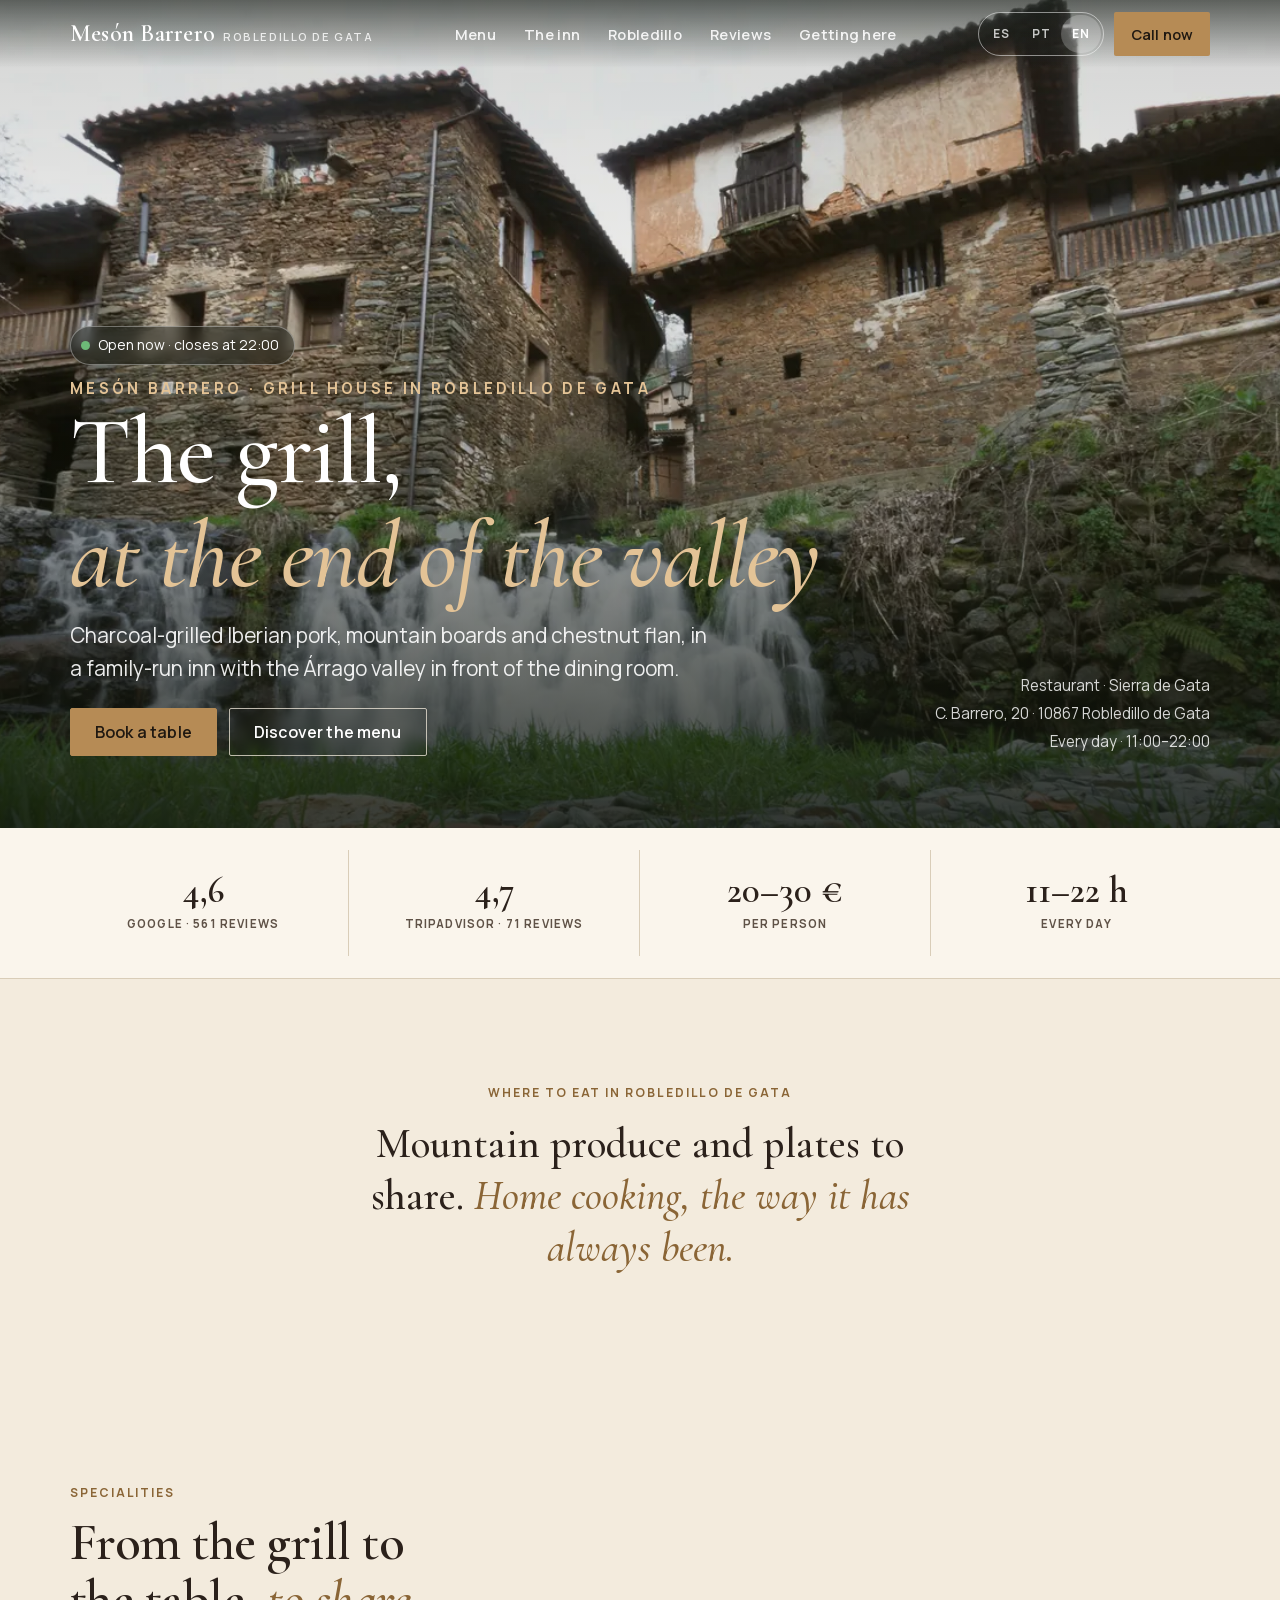
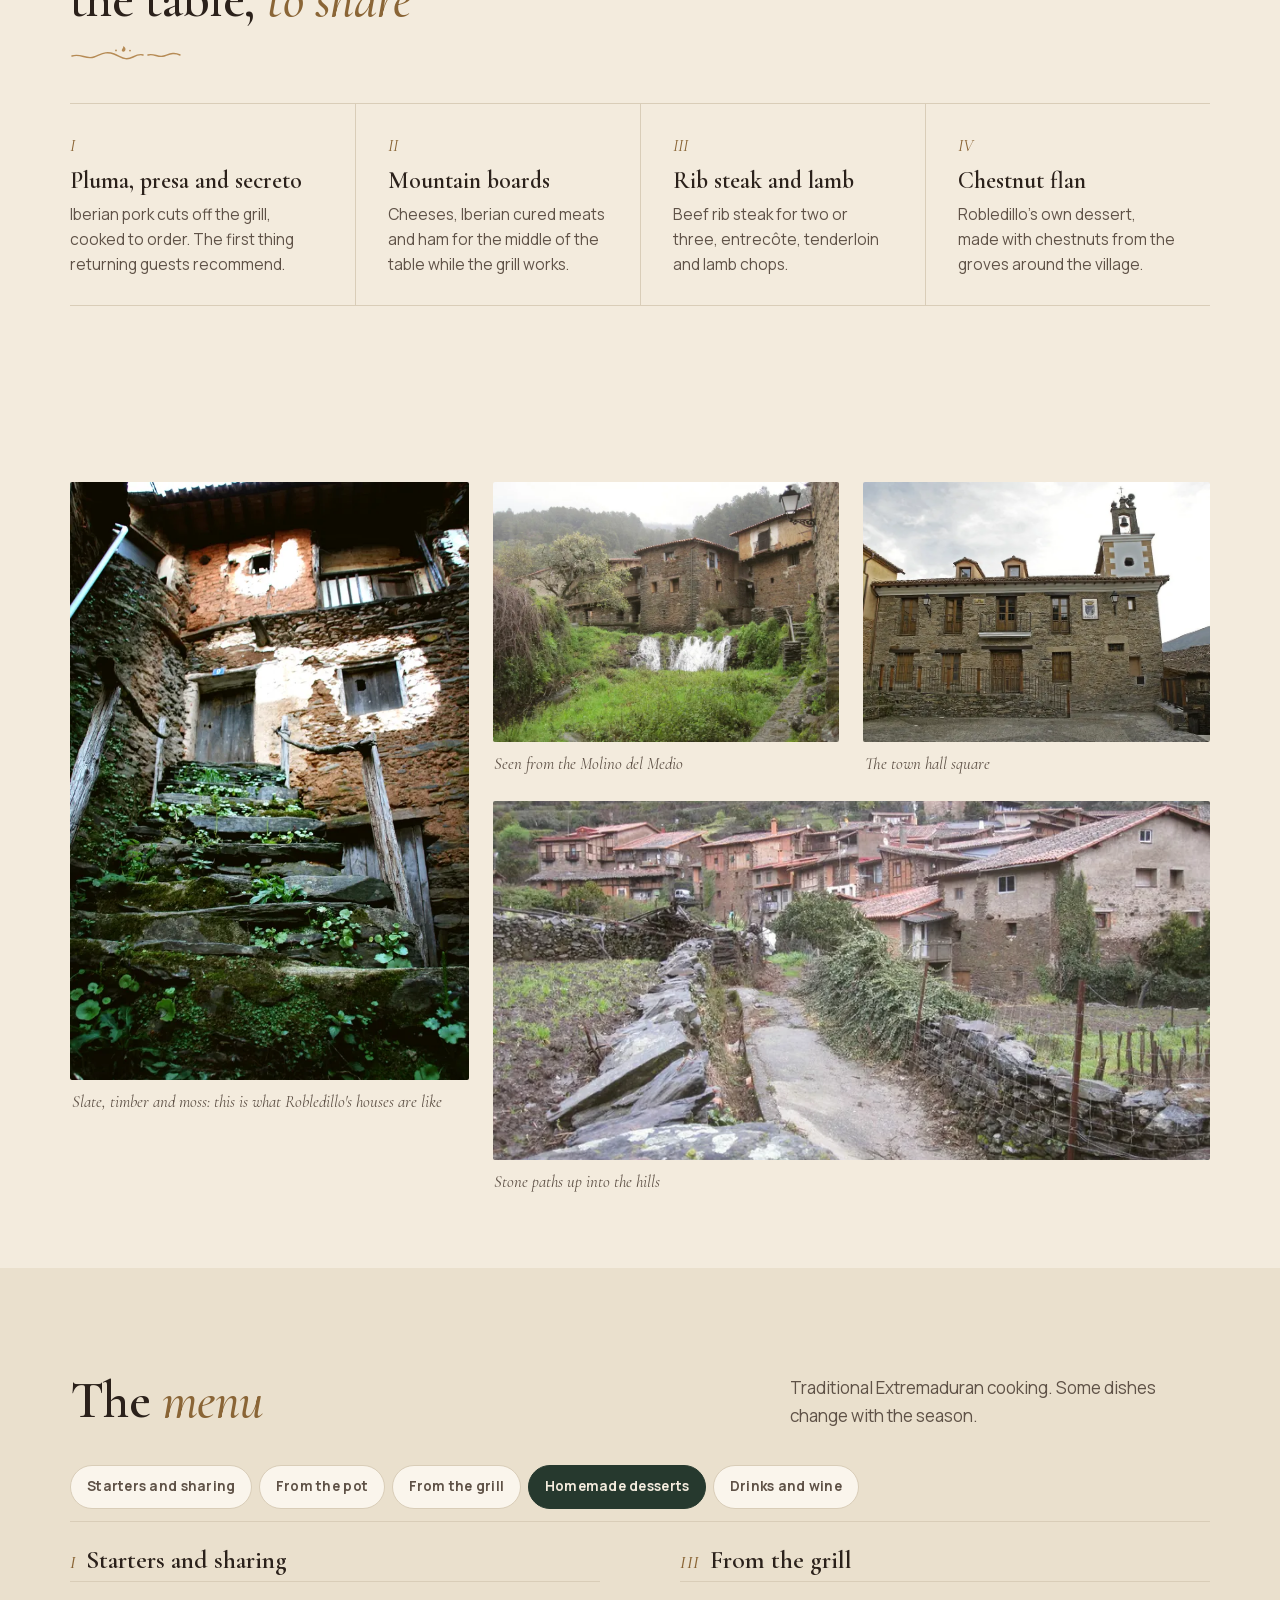
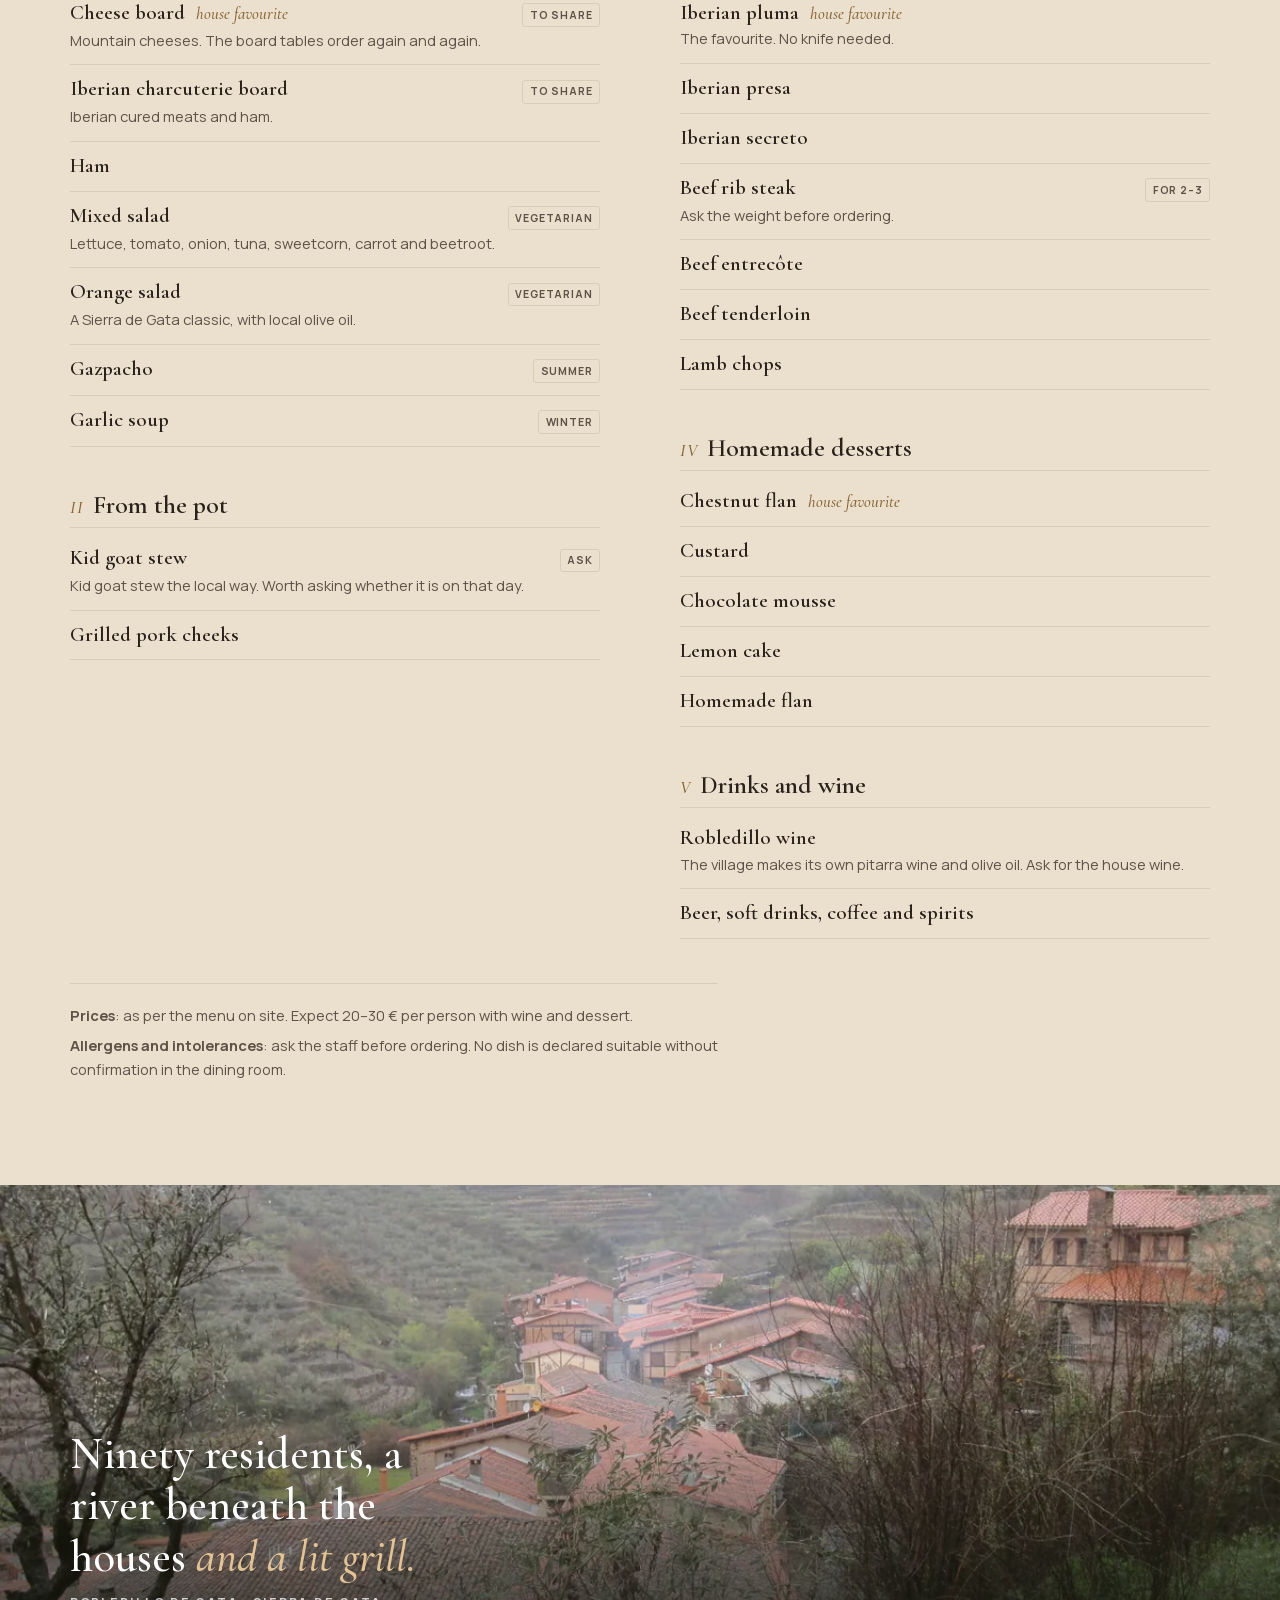
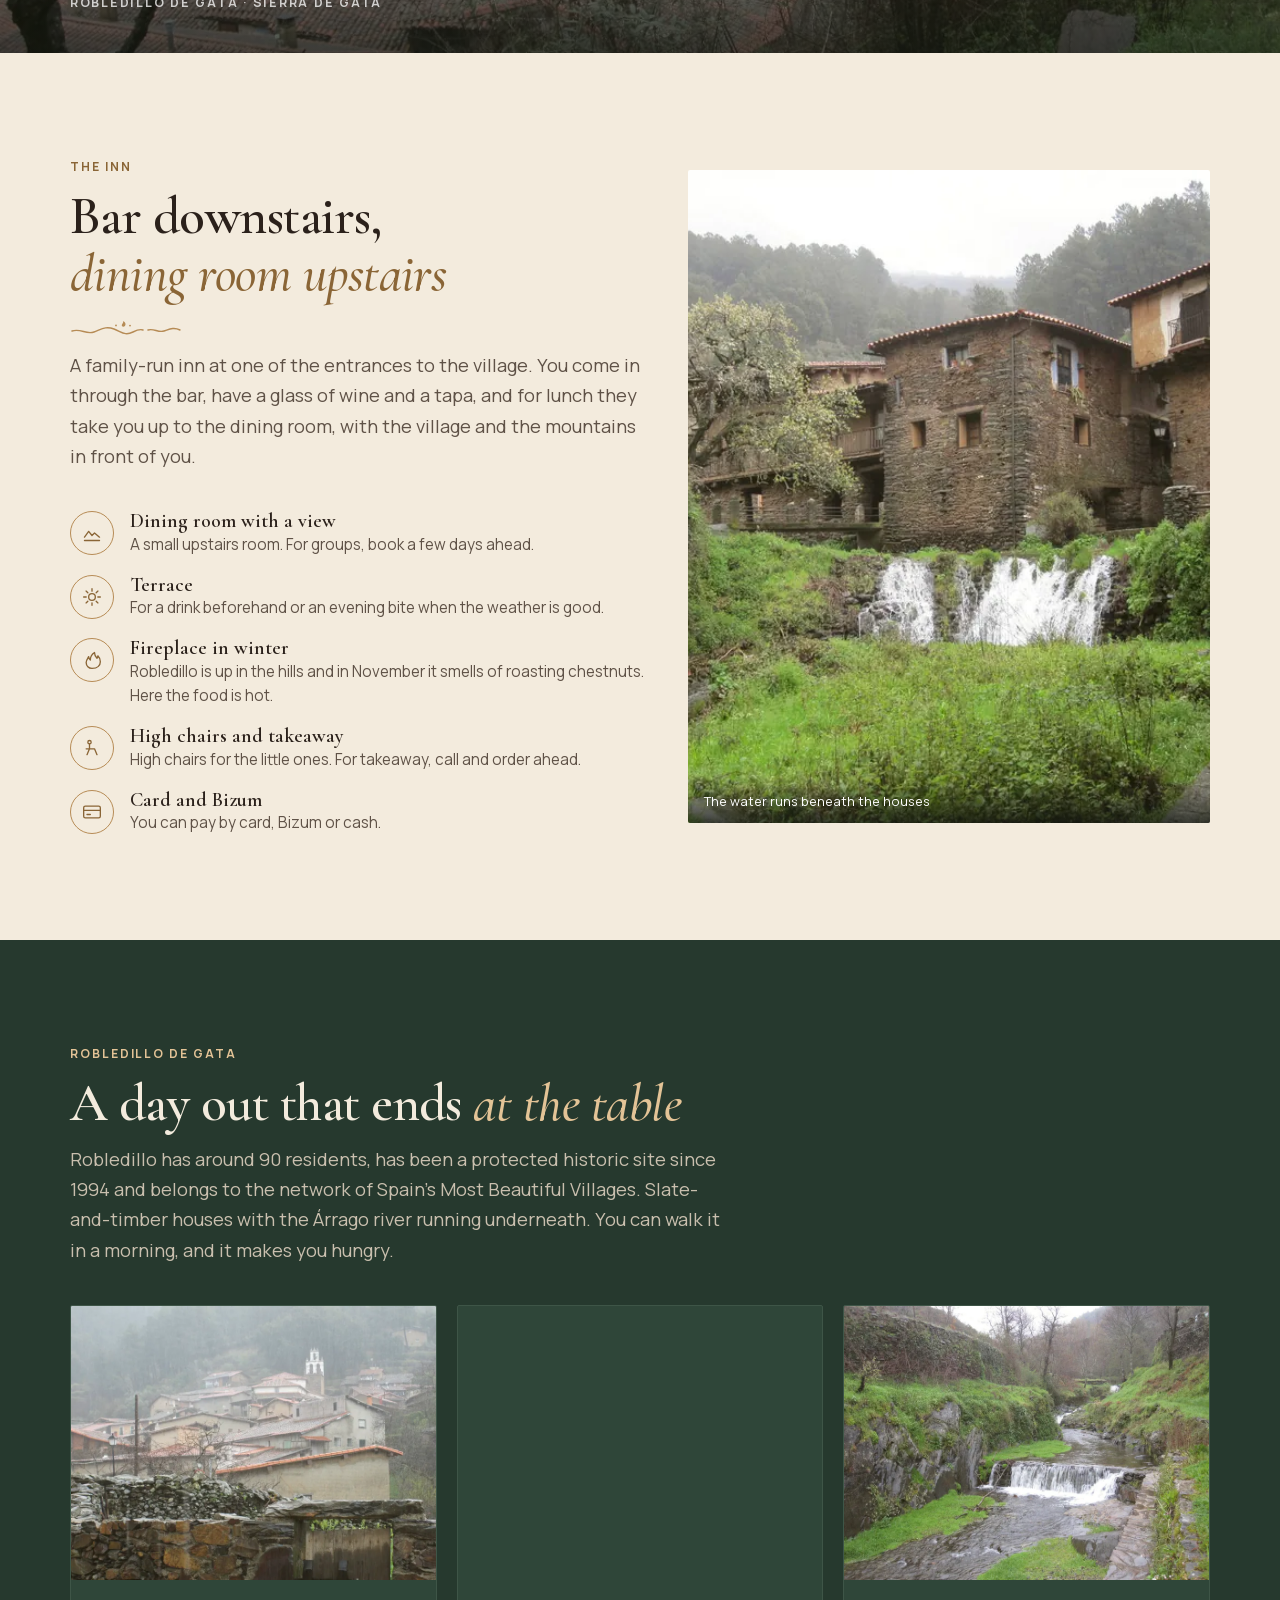
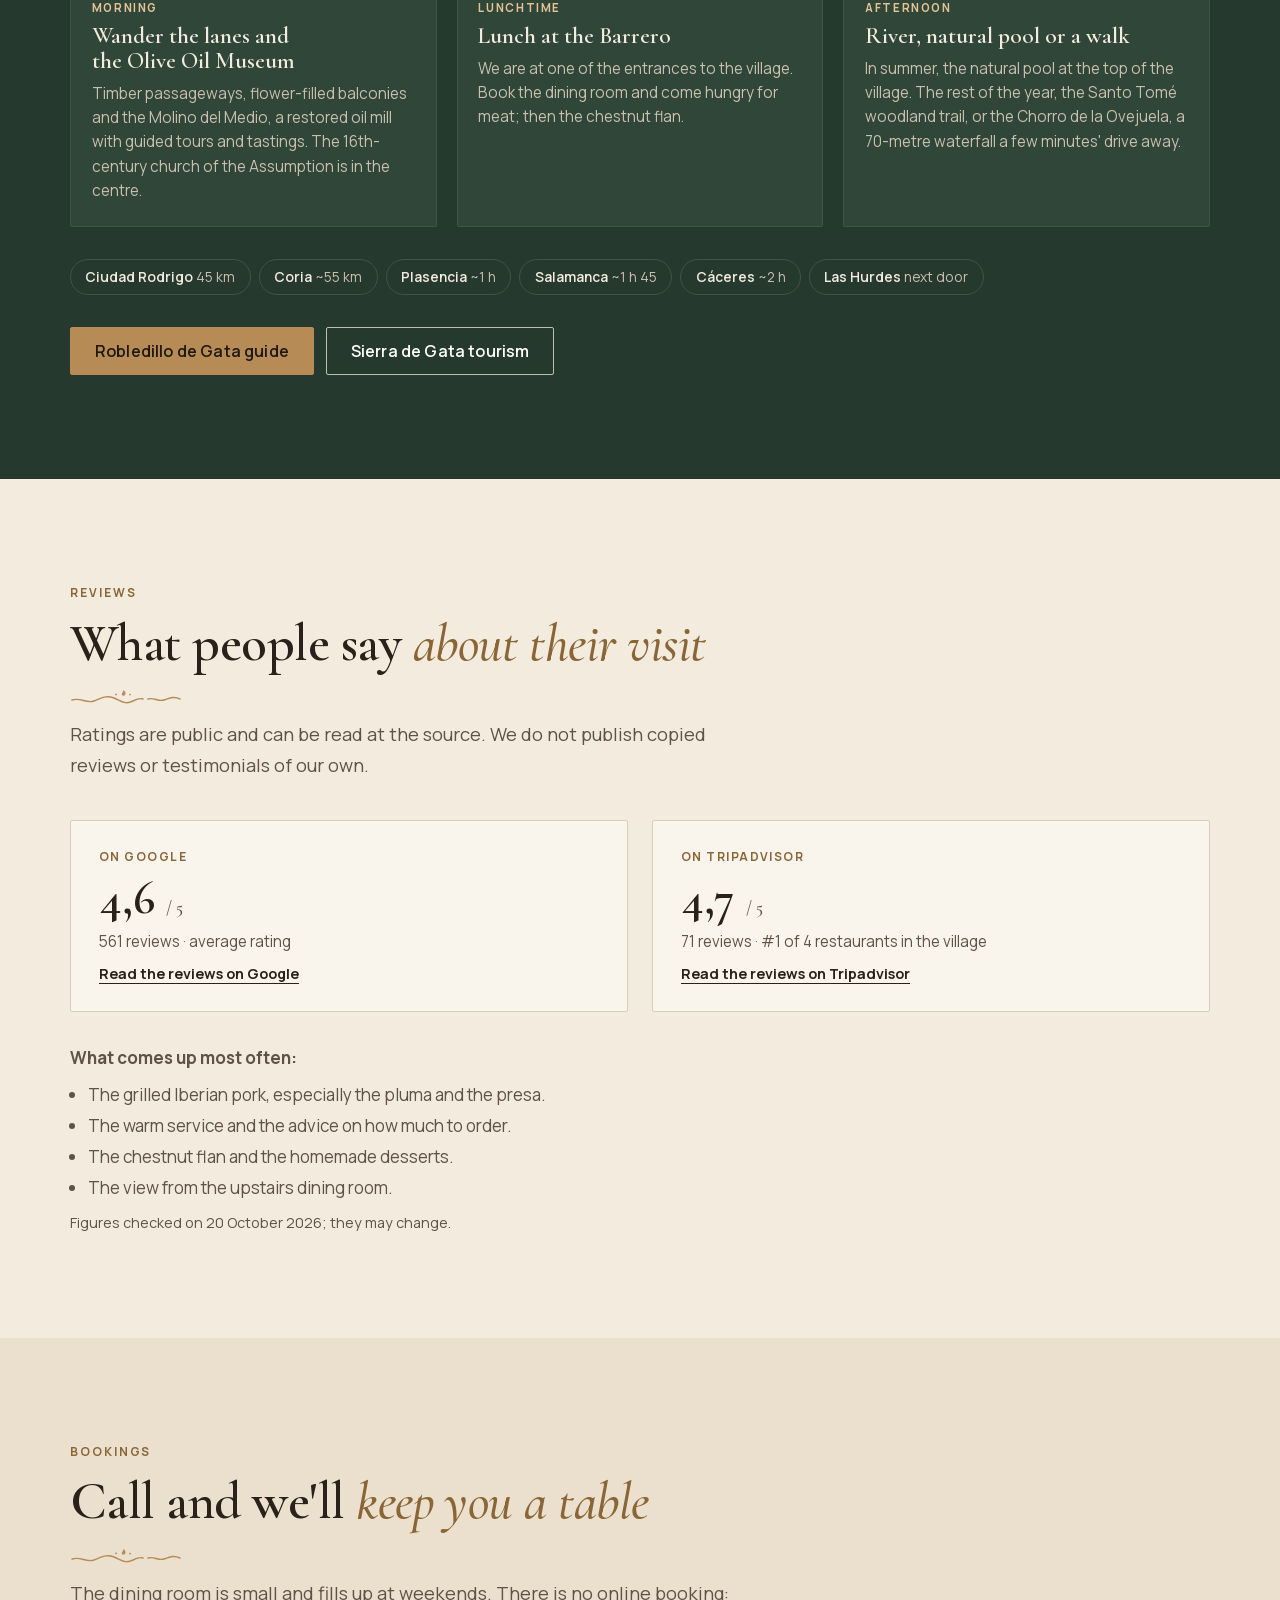
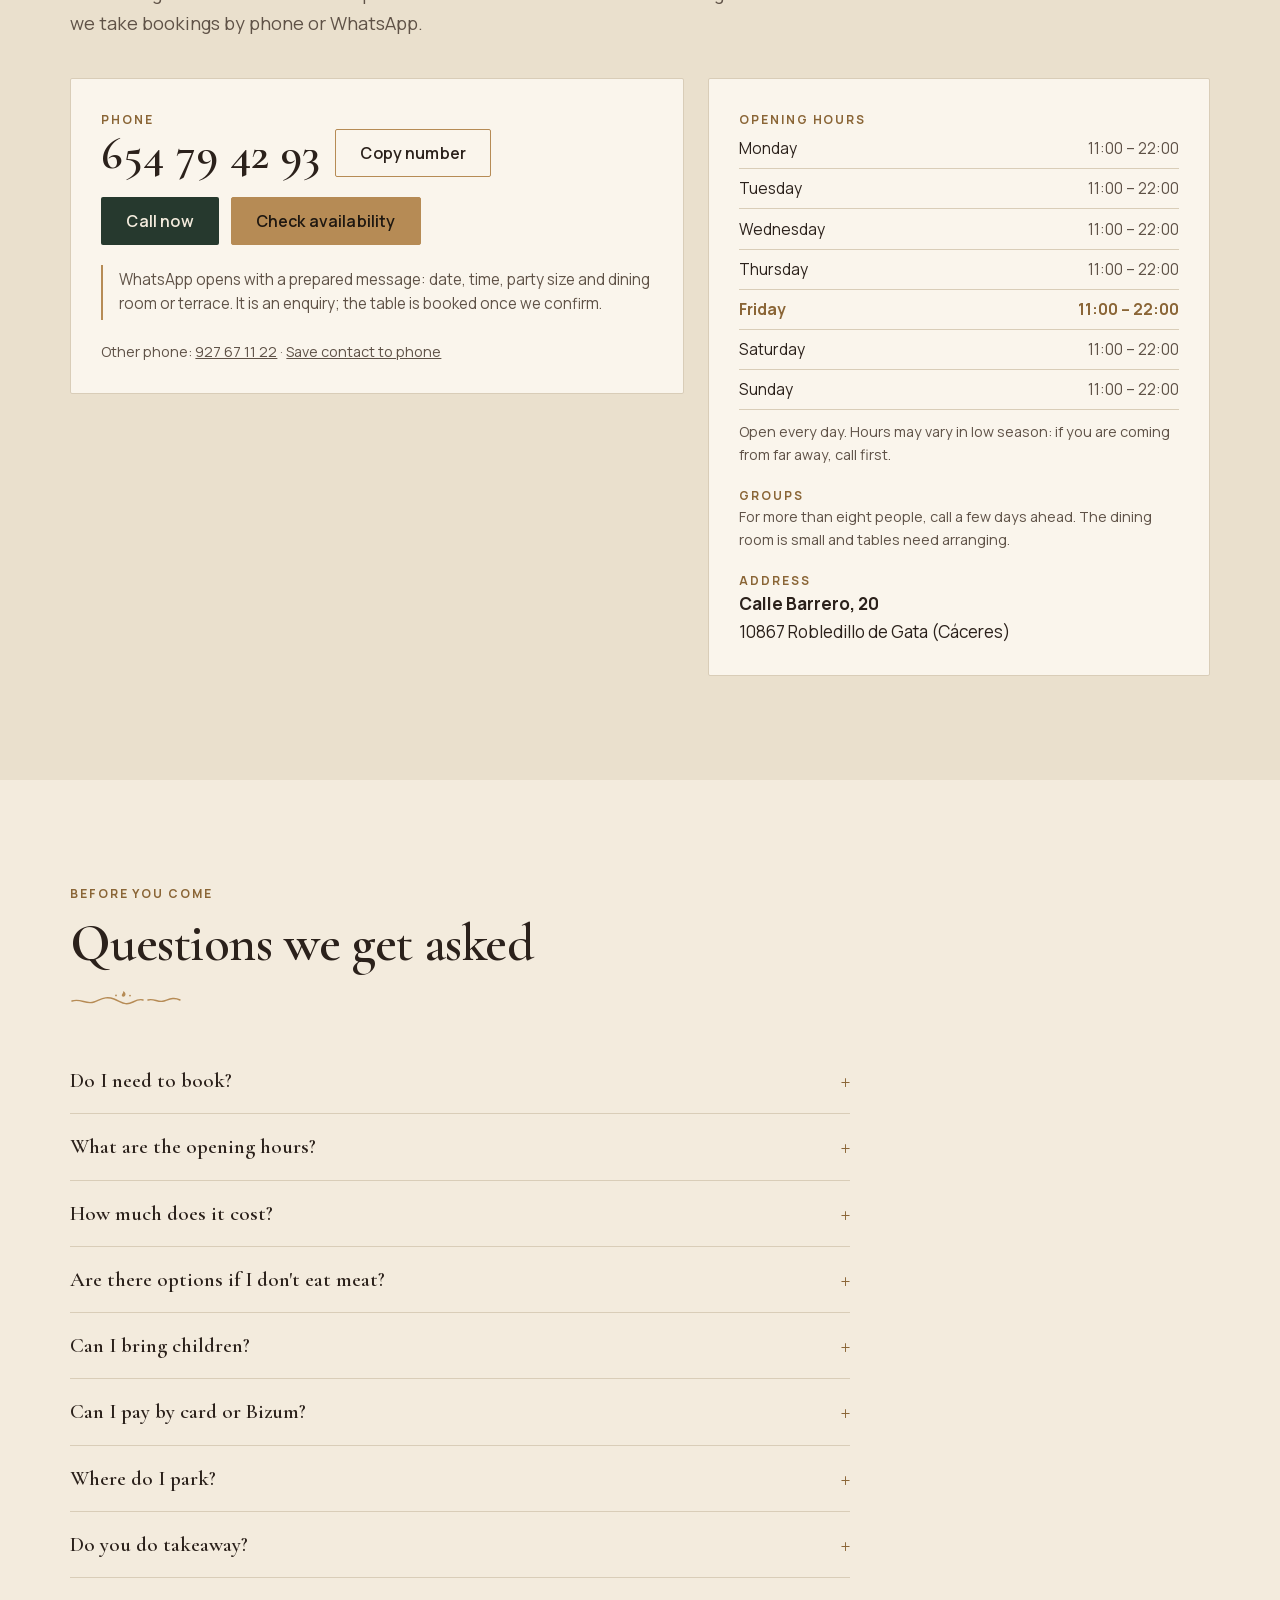
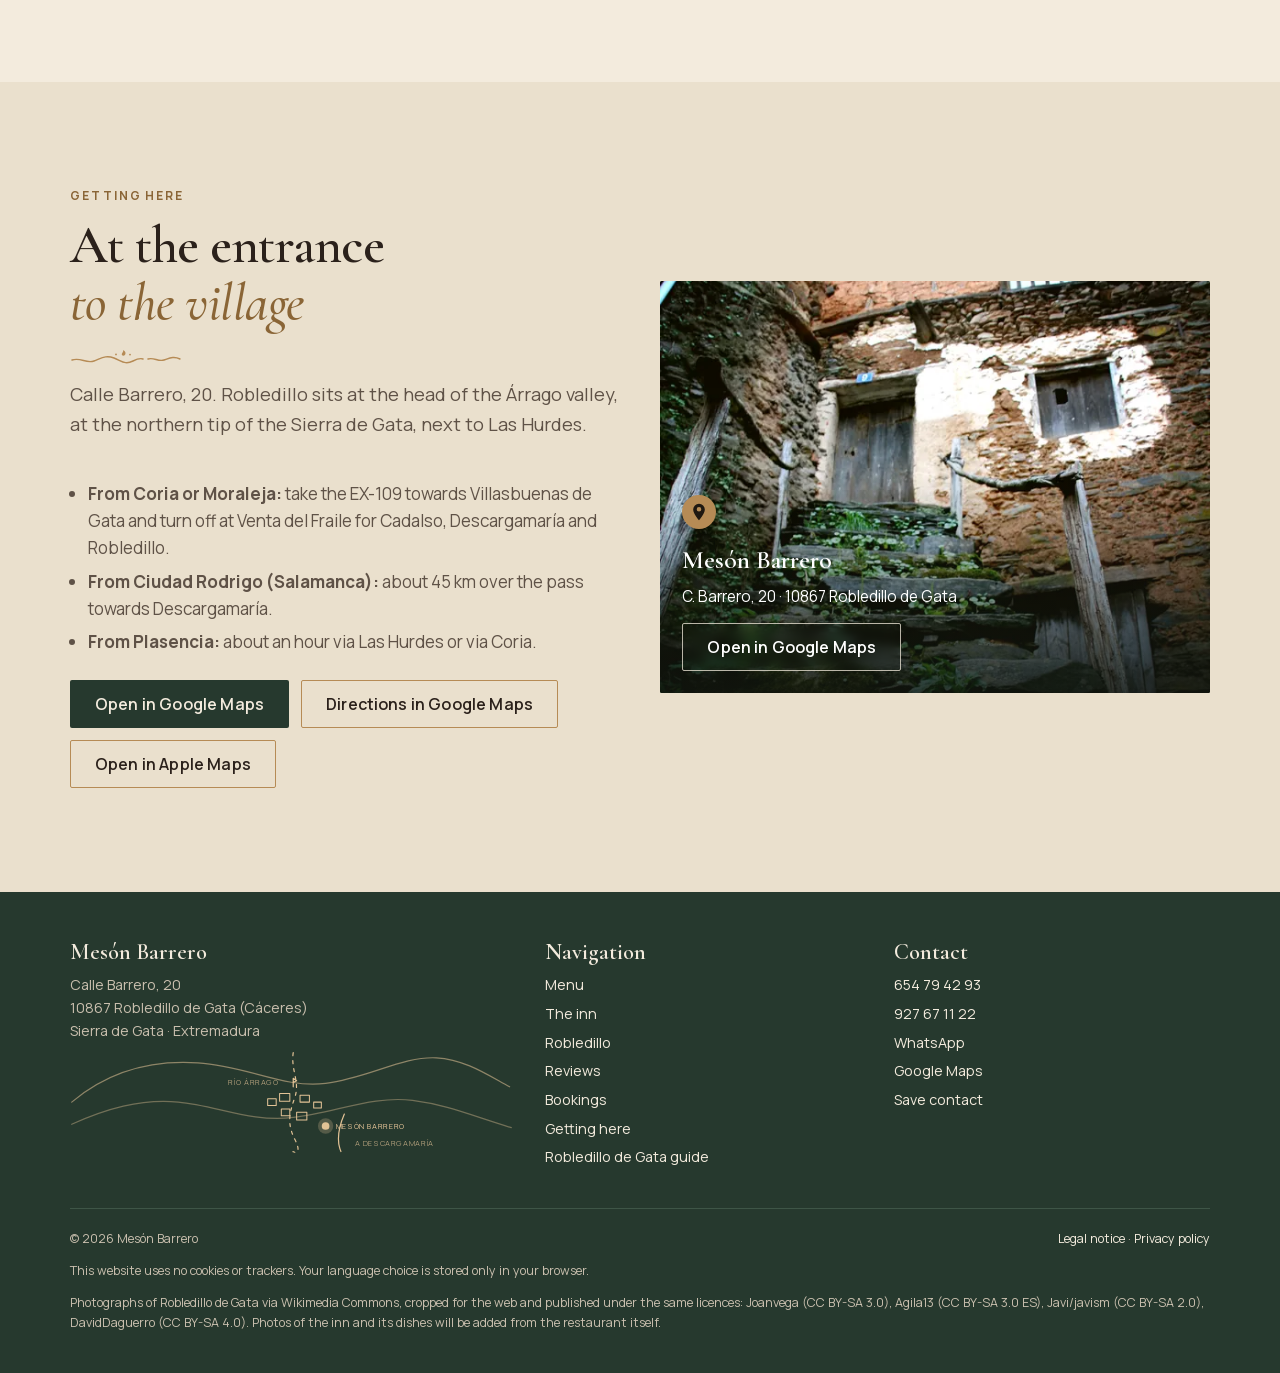
<file: index.html>
<!doctype html>
<html lang="es">
<head>
<meta charset="utf-8">
<meta name="viewport" content="width=device-width, initial-scale=1, viewport-fit=cover">
<title>Mesón Barrero · Restaurante asador en Robledillo de Gata (Sierra de Gata)</title>
<meta name="description" content="Mesón Barrero, asador familiar en Robledillo de Gata (Sierra de Gata, Cáceres): carne ibérica a la brasa, tablas de quesos, cabrito y flan de castañas, con comedor con vistas. Abierto todos los días de 11 a 22 h. Reservas: 654 79 42 93.">
<link rel="canonical" href="https://abrahamrrr180-netizen.github.io/meson-barrero-web/">
<meta name="robots" content="index, follow, max-image-preview:large">
<meta name="theme-color" content="#26392E" media="(prefers-color-scheme: light)">
<meta name="theme-color" content="#171C19" media="(prefers-color-scheme: dark)">
<link rel="manifest" href="manifest.webmanifest">
<meta name="geo.region" content="ES-CC">
<meta name="geo.placename" content="Robledillo de Gata">
<meta name="geo.position" content="40.3216618;-6.4710743">
<meta property="og:type" content="restaurant.restaurant">
<meta property="og:site_name" content="Mesón Barrero">
<meta property="og:title" content="Mesón Barrero · Restaurante en Robledillo de Gata">
<meta property="og:description" content="Carne ibérica a la brasa, tablas de la sierra y flan de castañas en uno de los pueblos más bonitos de España. Abierto todos los días.">
<meta property="og:url" content="https://abrahamrrr180-netizen.github.io/meson-barrero-web/">
<meta property="og:image" content="https://abrahamrrr180-netizen.github.io/meson-barrero-web/img/og.jpg">
<meta property="og:image:width" content="1200">
<meta property="og:image:height" content="630">
<meta property="og:image:alt" content="Casas de pizarra de Robledillo de Gata sobre la cascada del río Árrago">
<meta property="og:locale" content="es_ES">
<meta name="twitter:card" content="summary_large_image">
<link rel="icon" href="favicon.svg" type="image/svg+xml">
<link rel="icon" href="favicon.png" type="image/png" sizes="48x48">
<link rel="apple-touch-icon" href="apple-touch-icon.png">
<link rel="preload" href="fonts/CormorantGaramond-normal.woff2" as="font" type="font/woff2" crossorigin>
<link rel="preload" href="fonts/Manrope-normal.woff2" as="font" type="font/woff2" crossorigin>
<link rel="preload" href="img/hero-1280.webp" as="image" imagesrcset="img/hero-800.webp 800w, img/hero-1280.webp 1280w, img/hero-1920.webp 1920w" imagesizes="100vw" fetchpriority="high">
<link rel="stylesheet" href="css/styles.css">
<script type="application/ld+json">
{"@context":"https://schema.org","@graph":[
{"@type":"Restaurant","@id":"https://abrahamrrr180-netizen.github.io/meson-barrero-web/#restaurant","name":"Mesón Barrero","url":"https://abrahamrrr180-netizen.github.io/meson-barrero-web/","image":["https://abrahamrrr180-netizen.github.io/meson-barrero-web/img/og.jpg","https://abrahamrrr180-netizen.github.io/meson-barrero-web/img/hero-1920.webp"],"description":"Asador familiar en Robledillo de Gata (Sierra de Gata, Cáceres): carnes ibéricas a la brasa, tablas de quesos e ibéricos, cabrito y flan de castañas. Comedor con vistas al valle del Árrago.","servesCuisine":["Asador","Cocina extremeña","Carnes a la brasa"],"priceRange":"€€","telephone":"+34654794293","address":{"@type":"PostalAddress","streetAddress":"Calle Barrero, 20","addressLocality":"Robledillo de Gata","addressRegion":"Cáceres","postalCode":"10867","addressCountry":"ES"},"geo":{"@type":"GeoCoordinates","latitude":40.3216618,"longitude":-6.4710743},"hasMap":"https://www.google.com/maps/search/?api=1&query=Mes%C3%B3n+Barrero+Robledillo+de+Gata&query_place_id=ChIJMQY4-BfXPQ0RgGoVukBbmp0","openingHoursSpecification":[{"@type":"OpeningHoursSpecification","dayOfWeek":["Monday","Tuesday","Wednesday","Thursday","Friday","Saturday","Sunday"],"opens":"11:00","closes":"22:00"}],"acceptsReservations":"True","hasMenu":"https://abrahamrrr180-netizen.github.io/meson-barrero-web/#carta","paymentAccepted":"Efectivo, tarjeta, Bizum","currenciesAccepted":"EUR","amenityFeature":[{"@type":"LocationFeatureSpecification","name":"Terraza","value":true},{"@type":"LocationFeatureSpecification","name":"Comida para llevar","value":true},{"@type":"LocationFeatureSpecification","name":"Tronas","value":true}],"sameAs":["https://www.tripadvisor.es/Restaurant_Review-g1078758-d14060911-Reviews-Meson_Barrero-Robledillo_De_Gata_Province_of_Caceres_Extremadura.html"]},
{"@type":"WebSite","url":"https://abrahamrrr180-netizen.github.io/meson-barrero-web/","name":"Mesón Barrero","inLanguage":["es","pt","en"]},
{"@type":"FAQPage","mainEntity":[
{"@type":"Question","name":"¿Hace falta reservar en el Mesón Barrero?","acceptedAnswer":{"@type":"Answer","text":"Entre semana se suele poder comer sin reserva. Viernes, sábados, domingos, puentes y en verano el comedor se llena: llama al 654 79 42 93 o escribe por WhatsApp."}},
{"@type":"Question","name":"¿Cuál es el horario del Mesón Barrero?","acceptedAnswer":{"@type":"Answer","text":"Todos los días de 11:00 a 22:00. En temporada baja puede variar; si vienes de lejos, llama antes."}},
{"@type":"Question","name":"¿Cuánto cuesta comer en el Mesón Barrero?","acceptedAnswer":{"@type":"Answer","text":"Lo habitual es entre 20 y 30 € por persona compartiendo tabla, carne, postre y vino."}},
{"@type":"Question","name":"¿Se puede pagar con tarjeta o Bizum?","acceptedAnswer":{"@type":"Answer","text":"Sí, aceptamos tarjeta, Bizum y efectivo."}},
{"@type":"Question","name":"¿Dónde aparco en Robledillo de Gata?","acceptedAnswer":{"@type":"Answer","text":"En los aparcamientos de la entrada del pueblo. El mesón está en una de las entradas, a un paso."}}
]}]}
</script>
</head>
<body>
<a class="skip" href="#main">Saltar al contenido</a>

<header class="site-header">
  <div class="wrap nav">
    <a class="brand" href="#inicio">Mesón Barrero <small>Robledillo de Gata</small></a>
    <nav aria-label="Secciones">
      <ul>
        <li><a href="#carta">Carta</a></li>
        <li><a href="#meson">El mesón</a></li>
        <li><a href="#robledillo">Robledillo</a></li>
        <li><a href="#opiniones">Opiniones</a></li>
        <li><a href="#llegar">Cómo llegar</a></li>
      </ul>
    </nav>
    <div class="nav-right">
      <div class="lang" role="group" aria-label="Idioma / Língua / Language">
        <button type="button" data-lang="es" aria-pressed="true" lang="es">ES</button><button type="button" data-lang="pt" aria-pressed="false" lang="pt">PT</button><button type="button" data-lang="en" aria-pressed="false" lang="en">EN</button>
      </div>
      <a class="btn btn-primary" href="tel:+34654794293">Llama ya</a>
    </div>
  </div>
</header>

<main id="main">
<section class="hero" id="inicio" aria-labelledby="h1">
  <picture>
    <source type="image/webp" srcset="img/hero-800.webp 800w, img/hero-1280.webp 1280w, img/hero-1920.webp 1920w" sizes="100vw">
    <img src="img/hero-1280.webp" width="1920" height="1080" alt="Casas de pizarra de Robledillo de Gata sobre una cascada del río Árrago" fetchpriority="high" decoding="async">
  </picture>
  <div class="wrap">
    <div style="display:grid;gap:1rem">
      <span class="status" id="status" aria-live="polite"><span class="dot" aria-hidden="true"></span><span id="status-text">Consultando horario…</span></span>
      <h1 id="h1"><span class="caps">Mesón Barrero · Asador en Robledillo de Gata</span>La brasa, <em>al fondo del valle</em></h1>
      <p class="sub">Carne ibérica a la brasa, tablas de la sierra y flan de castañas, en un mesón de familia con el valle del Árrago delante del comedor.</p>
      <div class="hero-row" id="hero-cta">
        <a class="btn btn-gold" id="cta-main" href="#reservas">Reservar mesa</a>
        <a class="btn btn-light" id="cta-alt" href="#carta">Descubrir la carta</a>
      </div>
    </div>
    <p class="meta">Restaurante · Sierra de Gata<br>C. Barrero, 20 · 10867 Robledillo de Gata<br>Todos los días · 11:00–22:00</p>
  </div>
</section>

<section class="trust" aria-label="Datos de confianza">
  <div class="wrap">
    <div><a href="https://www.google.com/maps/search/?api=1&query=Mes%C3%B3n+Barrero+Robledillo+de+Gata&query_place_id=ChIJMQY4-BfXPQ0RgGoVukBbmp0" target="_blank" rel="noopener"><strong>4,6</strong><span>Google · 561 reseñas</span></a></div>
    <div><a href="https://www.tripadvisor.es/Restaurant_Review-g1078758-d14060911-Reviews-Meson_Barrero-Robledillo_De_Gata_Province_of_Caceres_Extremadura.html" target="_blank" rel="noopener"><strong>4,7</strong><span>Tripadvisor · 71 opiniones</span></a></div>
    <div><strong>20–30 €</strong><span>por persona</span></div>
    <div><strong>11–22 h</strong><span>todos los días</span></div>
  </div>
</section>

<section class="intro">
  <div class="wrap">
    <p class="eyebrow">Dónde comer en Robledillo de Gata</p>
    <p class="big">Producto de la sierra y raciones para compartir. <em>Cocina casera de siempre.</em></p>
  </div>
</section>

<section id="especialidades" aria-labelledby="h-esp">
  <div class="wrap">
    <div class="sec-head">
      <p class="eyebrow">Especialidades</p>
      <h2 id="h-esp">De la brasa a la mesa, <em>para compartir</em></h2>
      <svg class="orn" viewBox="0 0 112 18" aria-hidden="true"><path d="M2 11c9-3 14 4 22 1s12-6 20-3 11 7 19 3c4-2 7-3 10-2"/><path d="M78 10c6-2 10 3 16 1s10-4 16-1"/><path class="ember" d="M52 4.5c.9-1.3 1.4-2.4 1.3-3.5 1.4.9 2.2 2 2.2 3.3 0 1.4-1 2.4-2.1 2.4-1.2 0-2.1-1-1.4-2.2z"/><circle class="ember" cx="46" cy="5.4" r=".9"/><circle class="ember" cx="60" cy="5.6" r=".9"/></svg>
    </div>
    <div class="specs">
      <article class="spec"><span class="num" aria-hidden="true">I</span><h3>Pluma, presa y secreto</h3><p>Ibérico a la brasa, al punto. Lo primero que recomiendan quienes repiten.</p></article>
      <article class="spec"><span class="num" aria-hidden="true">II</span><h3>Tablas de la sierra</h3><p>Quesos, embutido ibérico y jamón para el centro de la mesa mientras sale la carne.</p></article>
      <article class="spec"><span class="num" aria-hidden="true">III</span><h3>Chuletón y cordero</h3><p>Chuletón de ternera para dos o tres, entrecot, solomillo y chuletitas de cordero.</p></article>
      <article class="spec"><span class="num" aria-hidden="true">IV</span><h3>Flan de castañas</h3><p>El postre de Robledillo, con las castañas de los castañares que rodean el pueblo.</p></article>
    </div>
  </div>
</section>

<section class="strip" aria-label="Fotografías de Robledillo de Gata">
  <div class="wrap">
  <div class="mosaic">
    <figure class="tall"><img src="img/escalera-900.webp" srcset="img/escalera-600.webp 600w, img/escalera-900.webp 900w" sizes="(max-width:760px) 82vw, 38vw" width="900" height="1350" alt="Escalera de pizarra con musgo entre casas de piedra y madera en Robledillo de Gata" loading="lazy" decoding="async"><figcaption>Pizarra, madera y musgo: así son las casas de Robledillo</figcaption></figure>
    <figure><img src="img/molino-1200.webp" srcset="img/molino-800.webp 800w, img/molino-1200.webp 1200w" sizes="(max-width:760px) 82vw, 30vw" width="1200" height="900" alt="Casas de pizarra de Robledillo de Gata junto a una cascada, vistas desde el Molino del Medio" loading="lazy" decoding="async"><figcaption>Desde el Molino del Medio</figcaption></figure>
    <figure><img src="img/plaza-900.webp" srcset="img/plaza-800.webp 800w, img/plaza-900.webp 900w" sizes="(max-width:760px) 82vw, 30vw" width="900" height="656" alt="Ayuntamiento de Robledillo de Gata, fachada de piedra con campanario" loading="lazy" decoding="async"><figcaption>La plaza del Ayuntamiento</figcaption></figure>
    <figure class="wide"><img src="img/caminos-1200.webp" srcset="img/caminos-800.webp 800w, img/caminos-1200.webp 1200w" sizes="(max-width:760px) 82vw, 60vw" width="1200" height="900" alt="Camino empedrado entre huertos a la salida de Robledillo de Gata" loading="lazy" decoding="async"><figcaption>Caminos de piedra hacia la sierra</figcaption></figure>
  </div>
  </div>
</section>

<section class="carta" id="carta" aria-labelledby="h-carta">
  <div class="wrap">
    <div class="head">
      <h2 id="h-carta">La <em>carta</em></h2>
      <p>Cocina tradicional extremeña. Algunos platos cambian con la temporada.</p>
    </div>
    <nav class="cat-nav" aria-label="Categorías de la carta">
      <a href="#c-entrantes">Entrantes y para compartir</a>
      <a href="#c-cazuela">De cazuela</a>
      <a href="#c-brasa">Carnes a la brasa</a>
      <a href="#c-postres">Postres caseros</a>
      <a href="#c-bodega">Bebidas y bodega</a>
    </nav>
    <div class="cols">
      <div>
        <div class="grp" id="c-entrantes"><h3><span class="rn" aria-hidden="true">I</span>Entrantes y para compartir</h3>
          <div class="d"><b>Tabla de quesos <i>la casa</i></b><span class="tag">Compartir</span><small>Quesos de la sierra. La que más repiten las mesas.</small></div>
          <div class="d"><b>Tabla de ibéricos</b><span class="tag">Compartir</span><small>Embutido ibérico y jamón.</small></div>
          <div class="d"><b>Jamón</b><span></span></div>
          <div class="d"><b>Ensalada mixta</b><span class="tag">Vegetariana</span><small>Lechuga, tomate, cebolla, atún, maíz, zanahoria y remolacha.</small></div>
          <div class="d"><b>Ensalada de naranja</b><span class="tag">Vegetariana</span><small>Receta típica de Sierra de Gata, con aceite de la zona.</small></div>
          <div class="d"><b>Gazpacho</b><span class="tag">Verano</span></div>
          <div class="d"><b>Sopa de ajo</b><span class="tag">Invierno</span></div>
        </div>
        <div class="grp" id="c-cazuela"><h3><span class="rn" aria-hidden="true">II</span>De cazuela</h3>
          <div class="d"><b>Cabrito a la cazuela</b><span class="tag">Preguntar</span><small>Caldereta de cabrito al estilo de la comarca. Conviene preguntar si lo hay ese día.</small></div>
          <div class="d"><b>Carrilleras a la plancha</b><span></span></div>
        </div>
      </div>
      <div>
        <div class="grp" id="c-brasa"><h3><span class="rn" aria-hidden="true">III</span>Carnes a la brasa</h3>
          <div class="d"><b>Pluma ibérica <i>la casa</i></b><span></span><small>La favorita. Se corta sin cuchillo.</small></div>
          <div class="d"><b>Presa ibérica</b><span></span></div>
          <div class="d"><b>Secreto ibérico</b><span></span></div>
          <div class="d"><b>Chuletón de ternera</b><span class="tag">Para 2–3</span><small>Pregunta el peso antes de encargarlo.</small></div>
          <div class="d"><b>Entrecot de ternera</b><span></span></div>
          <div class="d"><b>Solomillo de ternera</b><span></span></div>
          <div class="d"><b>Chuletitas de cordero</b><span></span></div>
        </div>
        <div class="grp" id="c-postres"><h3><span class="rn" aria-hidden="true">IV</span>Postres caseros</h3>
          <div class="d"><b>Flan de castañas <i>la casa</i></b><span></span></div>
          <div class="d"><b>Natillas</b><span></span></div>
          <div class="d"><b>Mousse de chocolate</b><span></span></div>
          <div class="d"><b>Pastel de limón</b><span></span></div>
          <div class="d"><b>Flan casero</b><span></span></div>
        </div>
        <div class="grp" id="c-bodega"><h3><span class="rn" aria-hidden="true">V</span>Bebidas y bodega</h3>
          <div class="d"><b>Vino de Robledillo</b><span></span><small>En el pueblo se hace vino de pitarra y aceite. Pide el de la casa.</small></div>
          <div class="d"><b>Cerveza, refrescos, café y licores</b><span></span></div>
        </div>
      </div>
    </div>
    <div class="foot">
      <span><b>Precios</b>: según carta en el local. Lo habitual son 20–30 € por persona con vino y postre.</span>
      <span><b>Alérgenos e intolerancias</b>: consulta al personal antes de pedir. No damos por apto ningún plato sin confirmarlo en sala.</span>
    </div>
  </div>
</section>

<section class="band" aria-label="Robledillo de Gata desde el valle">
  <img src="img/valle-1200.webp" srcset="img/valle-800.webp 800w, img/valle-1200.webp 1200w" sizes="100vw" width="1200" height="900" alt="" loading="lazy" decoding="async">
  <div class="wrap">
    <p>Noventa vecinos, un río bajo las casas <em>y una brasa encendida.</em></p>
    <small>Robledillo de Gata · Sierra de Gata</small>
  </div>
</section>

<section id="meson" aria-labelledby="h-meson">
  <div class="wrap meson">
    <div>
      <div class="sec-head">
        <p class="eyebrow">El mesón</p>
        <h2 id="h-meson">Bar abajo, <em>comedor arriba</em></h2>
        <svg class="orn" viewBox="0 0 112 18" aria-hidden="true"><path d="M2 11c9-3 14 4 22 1s12-6 20-3 11 7 19 3c4-2 7-3 10-2"/><path d="M78 10c6-2 10 3 16 1s10-4 16-1"/><path class="ember" d="M52 4.5c.9-1.3 1.4-2.4 1.3-3.5 1.4.9 2.2 2 2.2 3.3 0 1.4-1 2.4-2.1 2.4-1.2 0-2.1-1-1.4-2.2z"/><circle class="ember" cx="46" cy="5.4" r=".9"/><circle class="ember" cx="60" cy="5.6" r=".9"/></svg>
        <p class="lead">Un mesón de familia en una de las entradas del pueblo. Entras por el bar, tomas el vino y la tapa, y para comer te acompañan al salón de la planta de arriba, con el pueblo y la montaña delante.</p>
      </div>
      <div class="features">
        <div class="feature"><div class="ic" aria-hidden="true"><svg viewBox="0 0 24 24" fill="none" stroke="currentColor" stroke-width="1.6" stroke-linecap="round" stroke-linejoin="round"><path d="M3 17l5-7 4 5 3-3 6 5"/><path d="M3 21h18"/></svg></div><div><h3>Comedor con vistas</h3><p>Salón pequeño en la planta alta. Para grupos, reserva con unos días de margen.</p></div></div>
        <div class="feature"><div class="ic" aria-hidden="true"><svg viewBox="0 0 24 24" fill="none" stroke="currentColor" stroke-width="1.6" stroke-linecap="round" stroke-linejoin="round"><circle cx="12" cy="12" r="4"/><path d="M12 2v3M12 19v3M2 12h3M19 12h3M4.9 4.9l2.1 2.1M17 17l2.1 2.1M4.9 19.1L7 17M17 7l2.1-2.1"/></svg></div><div><h3>Terraza</h3><p>Para el vino de antes o el picoteo de la noche cuando hace bueno.</p></div></div>
        <div class="feature"><div class="ic" aria-hidden="true"><svg viewBox="0 0 24 24" fill="none" stroke="currentColor" stroke-width="1.6" stroke-linecap="round" stroke-linejoin="round"><path d="M12 22c-4 0-7-3-7-7 0-3 2-5 3-7 0 2 1 3 2 4 0-4 2-7 5-9 0 3 1 5 3 7 1-1 1-2 1-3 2 2 3 4 3 7 0 4-3 8-10 8z"/></svg></div><div><h3>Chimenea en invierno</h3><p>Robledillo está en la sierra y en noviembre huele a castañas asadas. Aquí se come caliente.</p></div></div>
        <div class="feature"><div class="ic" aria-hidden="true"><svg viewBox="0 0 24 24" fill="none" stroke="currentColor" stroke-width="1.6" stroke-linecap="round" stroke-linejoin="round"><circle cx="9" cy="5" r="2"/><path d="M9 7v6h6l3 7M9 13l-3 7M5 13h4"/></svg></div><div><h3>Tronas y comida para llevar</h3><p>Tronas para los pequeños. Si quieres llevarte la comida, llama y encárgala.</p></div></div>
        <div class="feature"><div class="ic" aria-hidden="true"><svg viewBox="0 0 24 24" fill="none" stroke="currentColor" stroke-width="1.6" stroke-linecap="round" stroke-linejoin="round"><rect x="2" y="5" width="20" height="14" rx="2"/><path d="M2 10h20M6 15h4"/></svg></div><div><h3>Tarjeta y Bizum</h3><p>Puedes pagar con tarjeta, Bizum o efectivo.</p></div></div>
      </div>
    </div>
    <figure class="photo"><img src="img/molino-1200.webp" srcset="img/molino-800.webp 800w, img/molino-1200.webp 1200w" sizes="(max-width:900px) 100vw, 45vw" width="1200" height="900" alt="Casas de pizarra de Robledillo de Gata junto a una cascada, vistas desde el Molino del Medio" loading="lazy" decoding="async" style="aspect-ratio:4/5"><figcaption>El agua pasa por debajo de las casas</figcaption></figure>
  </div>
</section>

<section class="pueblo" id="robledillo" aria-labelledby="h-pueblo">
  <div class="wrap">
    <div class="sec-head">
      <p class="eyebrow">Robledillo de Gata</p>
      <h2 id="h-pueblo">Un plan de día que acaba <em>en la mesa</em></h2>
      <p class="lead">Robledillo tiene unos 90 vecinos, es Conjunto Histórico desde 1994 y está en la red de los Pueblos Más Bonitos de España. Casas de pizarra y madera con el río Árrago pasando por debajo. Se recorre en una mañana y da hambre.</p>
    </div>
    <div class="plan">
      <article class="plan-item"><img src="img/iglesia-1200.webp" srcset="img/iglesia-800.webp 800w, img/iglesia-1200.webp 1200w" sizes="(max-width:760px) 100vw, 33vw" width="1200" height="900" alt="Robledillo de Gata con el campanario de la iglesia de la Asunción entre casas de pizarra" loading="lazy" decoding="async"><div><span class="when">Mañana</span><h3>Callejear y el Museo del Aceite</h3><p>Pasadizos de madera, balcones con flores y el Molino del Medio, un molino de aceite rehabilitado con visita guiada y cata. La iglesia de la Asunción, del siglo XVI, está en el centro.</p></div></article>
      <article class="plan-item"><img src="img/hero-800.webp" srcset="img/hero-800.webp 800w, img/hero-1280.webp 1280w" sizes="(max-width:760px) 100vw, 33vw" width="800" height="450" alt="Casas de pizarra de Robledillo de Gata sobre la cascada del río Árrago" loading="lazy" decoding="async"><div><span class="when">Mediodía</span><h3>Comer en el Barrero</h3><p>Estamos en una de las entradas del pueblo. Reserva para el comedor y ven con ganas de carne; luego, el flan de castañas.</p></div></article>
      <article class="plan-item"><img src="img/rio-1200.webp" srcset="img/rio-800.webp 800w, img/rio-1200.webp 1200w" sizes="(max-width:760px) 100vw, 33vw" width="1200" height="900" alt="El río Árrago con un pequeño salto de agua junto a la piscina natural de Robledillo de Gata" loading="lazy" decoding="async"><div><span class="when">Tarde</span><h3>Río, piscina natural o sendero</h3><p>En verano, la piscina natural en lo alto del casco urbano. El resto del año, el sendero de Santo Tomé entre bosque, o el Chorro de la Ovejuela, una cascada de unos 70 metros a pocos minutos en coche.</p></div></article>
    </div>
    <div class="dist" aria-label="Distancias aproximadas">
      <span><b>Ciudad Rodrigo</b> 45 km</span><span><b>Coria</b> ~55 km</span><span><b>Plasencia</b> ~1 h</span><span><b>Salamanca</b> ~1 h 45</span><span><b>Cáceres</b> ~2 h</span><span><b>Las Hurdes</b> al lado</span>
    </div>
    <div class="hero-row" style="margin-top:2rem"><a class="btn btn-gold" href="robledillo-de-gata.html">Guía de Robledillo de Gata</a><a class="btn btn-light" href="https://sierradegata.org/" target="_blank" rel="noopener">Turismo Sierra de Gata</a></div>
  </div>
</section>

<section id="opiniones" aria-labelledby="h-op">
  <div class="wrap">
    <div class="sec-head">
      <p class="eyebrow">Opiniones</p>
      <h2 id="h-op">Lo que dicen <em>quienes han venido</em></h2>
      <svg class="orn" viewBox="0 0 112 18" aria-hidden="true"><path d="M2 11c9-3 14 4 22 1s12-6 20-3 11 7 19 3c4-2 7-3 10-2"/><path d="M78 10c6-2 10 3 16 1s10-4 16-1"/><path class="ember" d="M52 4.5c.9-1.3 1.4-2.4 1.3-3.5 1.4.9 2.2 2 2.2 3.3 0 1.4-1 2.4-2.1 2.4-1.2 0-2.1-1-1.4-2.2z"/><circle class="ember" cx="46" cy="5.4" r=".9"/><circle class="ember" cx="60" cy="5.6" r=".9"/></svg>
      <p class="lead">Las valoraciones son públicas y se pueden leer en su fuente. No publicamos reseñas copiadas ni testimonios propios.</p>
    </div>
    <div class="reviews">
      <a class="review-card" href="https://www.google.com/maps/search/?api=1&query=Mes%C3%B3n+Barrero+Robledillo+de+Gata&query_place_id=ChIJMQY4-BfXPQ0RgGoVukBbmp0" target="_blank" rel="noopener">
        <span class="src">en Google</span>
        <span class="score">4,6 <small>/ 5</small></span>
        <p>561 reseñas · nota media</p>
        <span class="more">Leer las opiniones en Google</span>
      </a>
      <a class="review-card" href="https://www.tripadvisor.es/Restaurant_Review-g1078758-d14060911-Reviews-Meson_Barrero-Robledillo_De_Gata_Province_of_Caceres_Extremadura.html" target="_blank" rel="noopener">
        <span class="src">en Tripadvisor</span>
        <span class="score">4,7 <small>/ 5</small></span>
        <p>71 opiniones · n.º 1 de 4 restaurantes del pueblo</p>
        <span class="more">Leer las opiniones en Tripadvisor</span>
      </a>
    </div>
    <div class="themes">
      <p><b>Lo que más se repite en las opiniones:</b></p>
      <ul>
        <li>La carne ibérica a la brasa, sobre todo la pluma y la presa.</li>
        <li>El trato cercano y los consejos sobre cuánto pedir.</li>
        <li>El flan de castañas y los postres caseros.</li>
        <li>Las vistas desde el comedor de arriba.</li>
      </ul>
      <p class="small">Datos consultados el 20 de octubre de 2026; pueden variar.</p>
    </div>
  </div>
</section>

<section class="reservas" id="reservas" aria-labelledby="h-res">
  <div class="wrap">
    <div class="sec-head">
      <p class="eyebrow">Reservas</p>
      <h2 id="h-res">Llama y te <em>guardamos mesa</em></h2>
      <svg class="orn" viewBox="0 0 112 18" aria-hidden="true"><path d="M2 11c9-3 14 4 22 1s12-6 20-3 11 7 19 3c4-2 7-3 10-2"/><path d="M78 10c6-2 10 3 16 1s10-4 16-1"/><path class="ember" d="M52 4.5c.9-1.3 1.4-2.4 1.3-3.5 1.4.9 2.2 2 2.2 3.3 0 1.4-1 2.4-2.1 2.4-1.2 0-2.1-1-1.4-2.2z"/><circle class="ember" cx="46" cy="5.4" r=".9"/><circle class="ember" cx="60" cy="5.6" r=".9"/></svg>
      <p class="lead">El comedor es pequeño y los fines de semana se llena. No hay reserva online: te atendemos por teléfono o WhatsApp.</p>
    </div>
    <div class="res-grid">
      <div class="card">
        <div>
          <p class="eyebrow">Teléfono</p>
          <div class="phone-row">
            <a class="phone-big" href="tel:+34654794293">654 79 42 93</a>
            <button class="btn btn-ghost" id="copy-phone" type="button">Copiar número</button>
          </div>
        </div>
        <div class="hero-row" style="margin:0">
          <a class="btn btn-primary" href="tel:+34654794293">Llamar ahora</a>
          <a class="btn btn-gold wa" href="https://wa.me/34654794293?text=Hola%2C%20quer%C3%ADa%20consultar%20disponibilidad%20en%20el%20Mes%C3%B3n%20Barrero." target="_blank" rel="noopener">Consultar disponibilidad</a>
        </div>
        <p class="note">Se abre WhatsApp con un mensaje preparado: fecha, hora, personas y comedor o terraza. Es una consulta; la mesa queda reservada cuando te confirmamos.</p>
        <p class="small">Otro teléfono: <a href="tel:+34927671122">927 67 11 22</a> · <a href="meson-barrero.vcf" download="meson-barrero.vcf">Guardar contacto en el móvil</a></p>
      </div>
      <div class="card">
        <div>
          <p class="eyebrow">Horario</p>
          <ul class="hours" id="hours"></ul>
          <p class="small" style="margin-top:.6rem">Abierto todos los días. En temporada baja puede variar: si vienes de lejos, llama antes.</p>
        </div>
        <div>
          <p class="eyebrow">Grupos</p>
          <p class="small">Para más de ocho personas, llama con unos días de antelación. El comedor es pequeño y conviene organizar las mesas.</p>
        </div>
        <div>
          <p class="eyebrow">Dirección</p>
          <p><b>Calle Barrero, 20</b><br>10867 Robledillo de Gata (Cáceres)</p>
        </div>
      </div>
    </div>
  </div>
</section>

<section id="faq" aria-labelledby="h-faq">
  <div class="wrap">
    <div class="sec-head">
      <p class="eyebrow">Antes de venir</p>
      <h2 id="h-faq">Preguntas que nos hacen</h2>
      <svg class="orn" viewBox="0 0 112 18" aria-hidden="true"><path d="M2 11c9-3 14 4 22 1s12-6 20-3 11 7 19 3c4-2 7-3 10-2"/><path d="M78 10c6-2 10 3 16 1s10-4 16-1"/><path class="ember" d="M52 4.5c.9-1.3 1.4-2.4 1.3-3.5 1.4.9 2.2 2 2.2 3.3 0 1.4-1 2.4-2.1 2.4-1.2 0-2.1-1-1.4-2.2z"/><circle class="ember" cx="46" cy="5.4" r=".9"/><circle class="ember" cx="60" cy="5.6" r=".9"/></svg>
    </div>
    <div class="faq-list">
      <details><summary>¿Hace falta reservar?</summary><p>Entre semana se suele poder comer sin reserva. Viernes, sábados, domingos, puentes y en verano el comedor se llena: llama al 654 79 42 93 o escribe por WhatsApp y te guardamos sitio.</p></details>
      <details><summary>¿Cuál es el horario?</summary><p>Todos los días de 11:00 a 22:00. En temporada baja puede variar; si vienes de lejos, llama antes.</p></details>
      <details><summary>¿Cuánto se gasta?</summary><p>Lo habitual es entre 20 y 30 € por persona compartiendo tabla, carne, postre y vino. Un chuletón para dos sube un poco la cuenta.</p></details>
      <details><summary>¿Hay opciones si no como carne?</summary><p>La carta gira en torno a la brasa. Hay ensaladas, tabla de quesos, gazpacho en verano y sopa de ajo en invierno. Si tienes alguna alergia o intolerancia, dilo al reservar y te decimos qué se puede adaptar.</p></details>
      <details><summary>¿Se puede ir con niños?</summary><p>Sí. Hay tronas. Si venís en grupo con carritos, avísalo al reservar para prepararos la mesa.</p></details>
      <details><summary>¿Se puede pagar con tarjeta o Bizum?</summary><p>Sí, aceptamos tarjeta, Bizum y efectivo.</p></details>
      <details><summary>¿Dónde aparco?</summary><p>El pueblo es de calles estrechas. Deja el coche en los aparcamientos de la entrada del pueblo; el mesón está en una de las entradas, a un paso.</p></details>
      <details><summary>¿Hacéis comida para llevar?</summary><p>Sí. Llama y encarga; te decimos a qué hora pasar a recogerla.</p></details>
    </div>
  </div>
</section>

<section class="carta" id="llegar" aria-labelledby="h-llegar">
  <div class="wrap llegar">
    <div>
      <div class="sec-head">
        <p class="eyebrow">Cómo llegar</p>
        <h2 id="h-llegar">En la entrada <em>del pueblo</em></h2>
        <svg class="orn" viewBox="0 0 112 18" aria-hidden="true"><path d="M2 11c9-3 14 4 22 1s12-6 20-3 11 7 19 3c4-2 7-3 10-2"/><path d="M78 10c6-2 10 3 16 1s10-4 16-1"/><path class="ember" d="M52 4.5c.9-1.3 1.4-2.4 1.3-3.5 1.4.9 2.2 2 2.2 3.3 0 1.4-1 2.4-2.1 2.4-1.2 0-2.1-1-1.4-2.2z"/><circle class="ember" cx="46" cy="5.4" r=".9"/><circle class="ember" cx="60" cy="5.6" r=".9"/></svg>
        <p class="lead">Calle Barrero, 20. Robledillo está en la cabecera del valle del Árrago, en el extremo norte de Sierra de Gata, junto a Las Hurdes.</p>
      </div>
      <ul>
        <li><b>Desde Coria o Moraleja:</b> por la EX-109 hacia Villasbuenas de Gata y, en la Venta del Fraile, desvío a Cadalso, Descargamaría y Robledillo.</li>
        <li><b>Desde Ciudad Rodrigo (Salamanca):</b> unos 45 km por el puerto hacia Descargamaría.</li>
        <li><b>Desde Plasencia:</b> alrededor de una hora por Las Hurdes o por Coria.</li>
      </ul>
      <div style="margin-top:1.5rem;display:flex;gap:.75rem;flex-wrap:wrap">
        <a class="btn btn-primary" href="https://www.google.com/maps/search/?api=1&query=Mes%C3%B3n+Barrero+Robledillo+de+Gata&query_place_id=ChIJMQY4-BfXPQ0RgGoVukBbmp0" target="_blank" rel="noopener">Abrir en Google Maps</a>
        <a class="btn btn-ghost" href="https://www.google.com/maps/dir/?api=1&destination=40.3216618,-6.4710743&destination_place_id=ChIJMQY4-BfXPQ0RgGoVukBbmp0" target="_blank" rel="noopener">Indicaciones en Google Maps</a>
        <a class="btn btn-ghost" href="https://maps.apple.com/?daddr=40.3216618,-6.4710743&q=Mes%C3%B3n+Barrero" target="_blank" rel="noopener">Abrir en Apple Maps</a>
      </div>
    </div>
    <a class="mapcard" href="https://www.google.com/maps/search/?api=1&query=Mes%C3%B3n+Barrero+Robledillo+de+Gata&query_place_id=ChIJMQY4-BfXPQ0RgGoVukBbmp0" target="_blank" rel="noopener" aria-label="Abrir en Google Maps">
      <img src="img/escalera-600.webp" width="600" height="900" alt="" loading="lazy" decoding="async">
      <div class="mapcard-body">
        <span class="pin" aria-hidden="true"><svg viewBox="0 0 24 24" fill="currentColor"><path d="M12 2a7 7 0 0 0-7 7c0 5.25 7 13 7 13s7-7.75 7-13a7 7 0 0 0-7-7zm0 9.5A2.5 2.5 0 1 1 12 6a2.5 2.5 0 0 1 0 5.5z"/></svg></span>
        <strong>Mesón Barrero</strong>
        <span>C. Barrero, 20 · 10867 Robledillo de Gata</span>
        <span class="btn btn-light" style="margin-top:.6rem;justify-self:start">Abrir en Google Maps</span>
      </div>
    </a>
  </div>
</section>
</main>

<footer class="site-footer">
  <div class="wrap">
    <div class="grid">
      <div>
        <h3>Mesón Barrero</h3>
        <p>Calle Barrero, 20<br>10867 Robledillo de Gata (Cáceres)<br>Sierra de Gata · Extremadura</p>
        <svg class="valley" viewBox="0 0 520 120" role="img" aria-label="Esquema del valle del Árrago: el pueblo y el mesón en la entrada sur"><g fill="none" stroke="currentColor" stroke-width="1.2" stroke-linecap="round" stroke-linejoin="round"><path d="M2 60C40 28 90 10 150 14s100 30 150 24 90-32 130-30c34 2 60 20 86 34" opacity=".55"/><path d="M2 86c40-18 80-30 125-26s85 24 135 18 95-26 140-20c40 5 70 18 116 32" opacity=".4"/><path d="M262 2c-3 20 8 34 2 52s-10 30 0 50-4 14-2 14" stroke-dasharray="3 5"/><path d="M318 118c-6-14-2-30 4-44"/><g><rect x="232" y="56" width="10" height="8"/><rect x="246" y="50" width="12" height="9"/><rect x="270" y="52" width="11" height="8"/><rect x="286" y="60" width="9" height="7"/><rect x="248" y="68" width="10" height="8"/><rect x="266" y="72" width="12" height="9"/><path d="M262 42v-10l4 3-4 2"/></g></g><g fill="currentColor"><circle cx="300" cy="88" r="4.5"/><circle cx="300" cy="88" r="9" opacity=".25"/></g><g fill="currentColor" font-family="Manrope,system-ui,sans-serif" font-size="9" letter-spacing=".08em"><text x="312" y="92">MESÓN BARRERO</text><text x="186" y="40" opacity=".7">RÍO ÁRRAGO</text><text x="334" y="112" opacity=".7">A DESCARGAMARÍA</text></g></svg>
      </div>
      <div>
        <h3>Navegación</h3>
        <ul>
          <li><a href="#carta">Carta</a></li>
          <li><a href="#meson">El mesón</a></li>
          <li><a href="#robledillo">Robledillo</a></li>
          <li><a href="#opiniones">Opiniones</a></li>
          <li><a href="#reservas">Reservas</a></li>
          <li><a href="#llegar">Cómo llegar</a></li>
          <li><a href="robledillo-de-gata.html">Guía de Robledillo de Gata</a></li>
        </ul>
      </div>
      <div>
        <h3>Contacto</h3>
        <ul>
          <li><a href="tel:+34654794293">654 79 42 93</a></li>
          <li><a href="tel:+34927671122">927 67 11 22</a></li>
          <li><a class="wa" href="https://wa.me/34654794293" target="_blank" rel="noopener">WhatsApp</a></li>
          <li><a href="https://www.google.com/maps/search/?api=1&query=Mes%C3%B3n+Barrero+Robledillo+de+Gata&query_place_id=ChIJMQY4-BfXPQ0RgGoVukBbmp0" target="_blank" rel="noopener">Google Maps</a></li>
          <li><a href="meson-barrero.vcf" download="meson-barrero.vcf">Guardar contacto</a></li>
        </ul>
      </div>
    </div>
    <div class="legal">
      <div class="row">
        <span>© <span id="year">2026</span> Mesón Barrero</span>
        <span><a href="aviso-legal.html">Aviso legal</a> · <a href="privacidad.html">Política de privacidad</a></span>
      </div>
      <p>Esta web no usa cookies ni rastreadores. El idioma elegido se guarda únicamente en tu navegador.</p>
      <p>Fotografías de Robledillo de Gata vía Wikimedia Commons, recortadas para la web y publicadas bajo sus mismas licencias: Joanvega (CC BY-SA 3.0), Agila13 (CC BY-SA 3.0 ES), Javi/javism (CC BY-SA 2.0), DavidDaguerro (CC BY-SA 4.0). Las fotos del mesón y de los platos se añadirán con las del propio restaurante.</p>
    </div>
  </div>
</footer>

<nav class="bar" aria-label="Acciones rápidas">
  <a class="call" href="tel:+34654794293">Llamar</a>
  <a class="wa" href="https://wa.me/34654794293" target="_blank" rel="noopener">WhatsApp</a>
  <a href="#carta">Carta</a>
  <a href="https://www.google.com/maps/dir/?api=1&destination=40.3216618,-6.4710743&destination_place_id=ChIJMQY4-BfXPQ0RgGoVukBbmp0" target="_blank" rel="noopener">Llegar</a>
</nav>

<script src="js/i18n.js" defer></script>
<script src="js/main.js" defer></script>
</body>
</html>
</file>
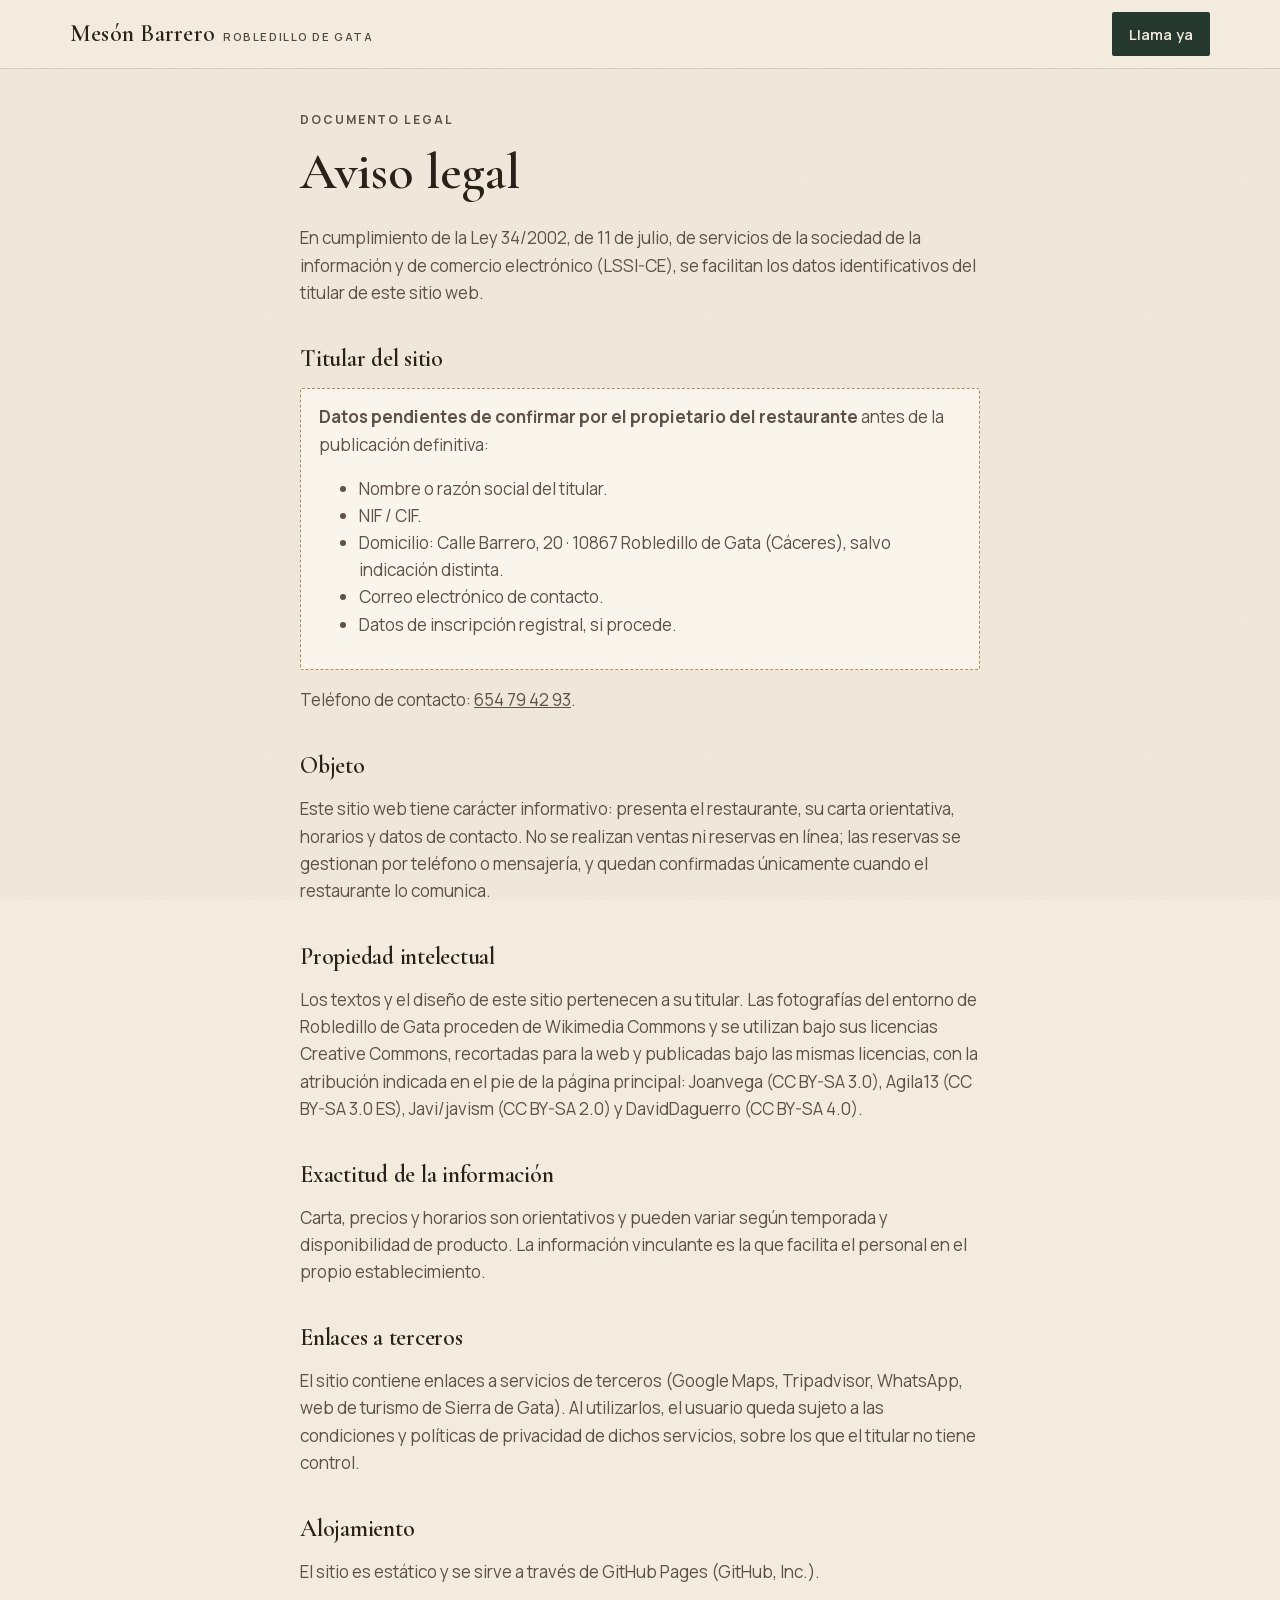
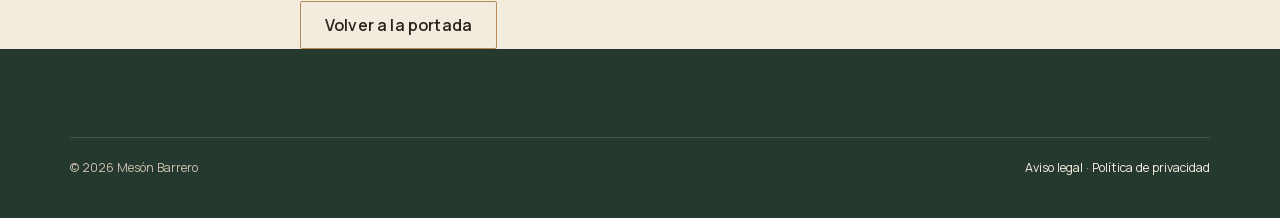
<file: aviso-legal.html>
<!doctype html>
<html lang="es">
<head>
<meta charset="utf-8">
<meta name="viewport" content="width=device-width, initial-scale=1, viewport-fit=cover">
<title>Aviso legal · Mesón Barrero</title>
<meta name="description" content="Aviso legal del sitio web del Mesón Barrero, Robledillo de Gata.">
<link rel="canonical" href="https://abrahamrrr180-netizen.github.io/meson-barrero-web/aviso-legal.html">
<meta name="robots" content="noindex, follow">
<link rel="icon" href="favicon.svg" type="image/svg+xml">
<link rel="stylesheet" href="css/styles.css">
</head>
<body>
<a class="skip" href="#main">Saltar al contenido</a>
<header class="site-header solid">
  <div class="wrap nav">
    <a class="brand" href="./">Mesón Barrero <small>Robledillo de Gata</small></a>
    <div class="nav-right"><a class="btn btn-primary" href="tel:+34654794293">Llama ya</a></div>
  </div>
</header>
<main id="main" class="legal-page">
  <div class="wrap prose">
    <p class="eyebrow">Documento legal</p>
    <h1>Aviso legal</h1>
    <p>En cumplimiento de la Ley 34/2002, de 11 de julio, de servicios de la sociedad de la información y de comercio electrónico (LSSI-CE), se facilitan los datos identificativos del titular de este sitio web.</p>

    <h2>Titular del sitio</h2>
    <div class="pending">
      <p><strong>Datos pendientes de confirmar por el propietario del restaurante</strong> antes de la publicación definitiva:</p>
      <ul>
        <li>Nombre o razón social del titular.</li>
        <li>NIF / CIF.</li>
        <li>Domicilio: Calle Barrero, 20 · 10867 Robledillo de Gata (Cáceres), salvo indicación distinta.</li>
        <li>Correo electrónico de contacto.</li>
        <li>Datos de inscripción registral, si procede.</li>
      </ul>
    </div>
    <p>Teléfono de contacto: <a href="tel:+34654794293">654 79 42 93</a>.</p>

    <h2>Objeto</h2>
    <p>Este sitio web tiene carácter informativo: presenta el restaurante, su carta orientativa, horarios y datos de contacto. No se realizan ventas ni reservas en línea; las reservas se gestionan por teléfono o mensajería, y quedan confirmadas únicamente cuando el restaurante lo comunica.</p>

    <h2>Propiedad intelectual</h2>
    <p>Los textos y el diseño de este sitio pertenecen a su titular. Las fotografías del entorno de Robledillo de Gata proceden de Wikimedia Commons y se utilizan bajo sus licencias Creative Commons, recortadas para la web y publicadas bajo las mismas licencias, con la atribución indicada en el pie de la página principal: Joanvega (CC BY-SA 3.0), Agila13 (CC BY-SA 3.0 ES), Javi/javism (CC BY-SA 2.0) y DavidDaguerro (CC BY-SA 4.0).</p>

    <h2>Exactitud de la información</h2>
    <p>Carta, precios y horarios son orientativos y pueden variar según temporada y disponibilidad de producto. La información vinculante es la que facilita el personal en el propio establecimiento.</p>

    <h2>Enlaces a terceros</h2>
    <p>El sitio contiene enlaces a servicios de terceros (Google Maps, Tripadvisor, WhatsApp, web de turismo de Sierra de Gata). Al utilizarlos, el usuario queda sujeto a las condiciones y políticas de privacidad de dichos servicios, sobre los que el titular no tiene control.</p>

    <h2>Alojamiento</h2>
    <p>El sitio es estático y se sirve a través de GitHub Pages (GitHub, Inc.).</p>

    <p><a class="btn btn-ghost" href="./">Volver a la portada</a></p>
  </div>
</main>
<footer class="site-footer"><div class="wrap"><div class="legal"><div class="row"><span>© <span id="year">2026</span> Mesón Barrero</span><span><a href="aviso-legal.html">Aviso legal</a> · <a href="privacidad.html">Política de privacidad</a></span></div></div></div></footer>
<script>document.getElementById('year').textContent=new Date().getFullYear();</script>
</body>
</html>
</file>
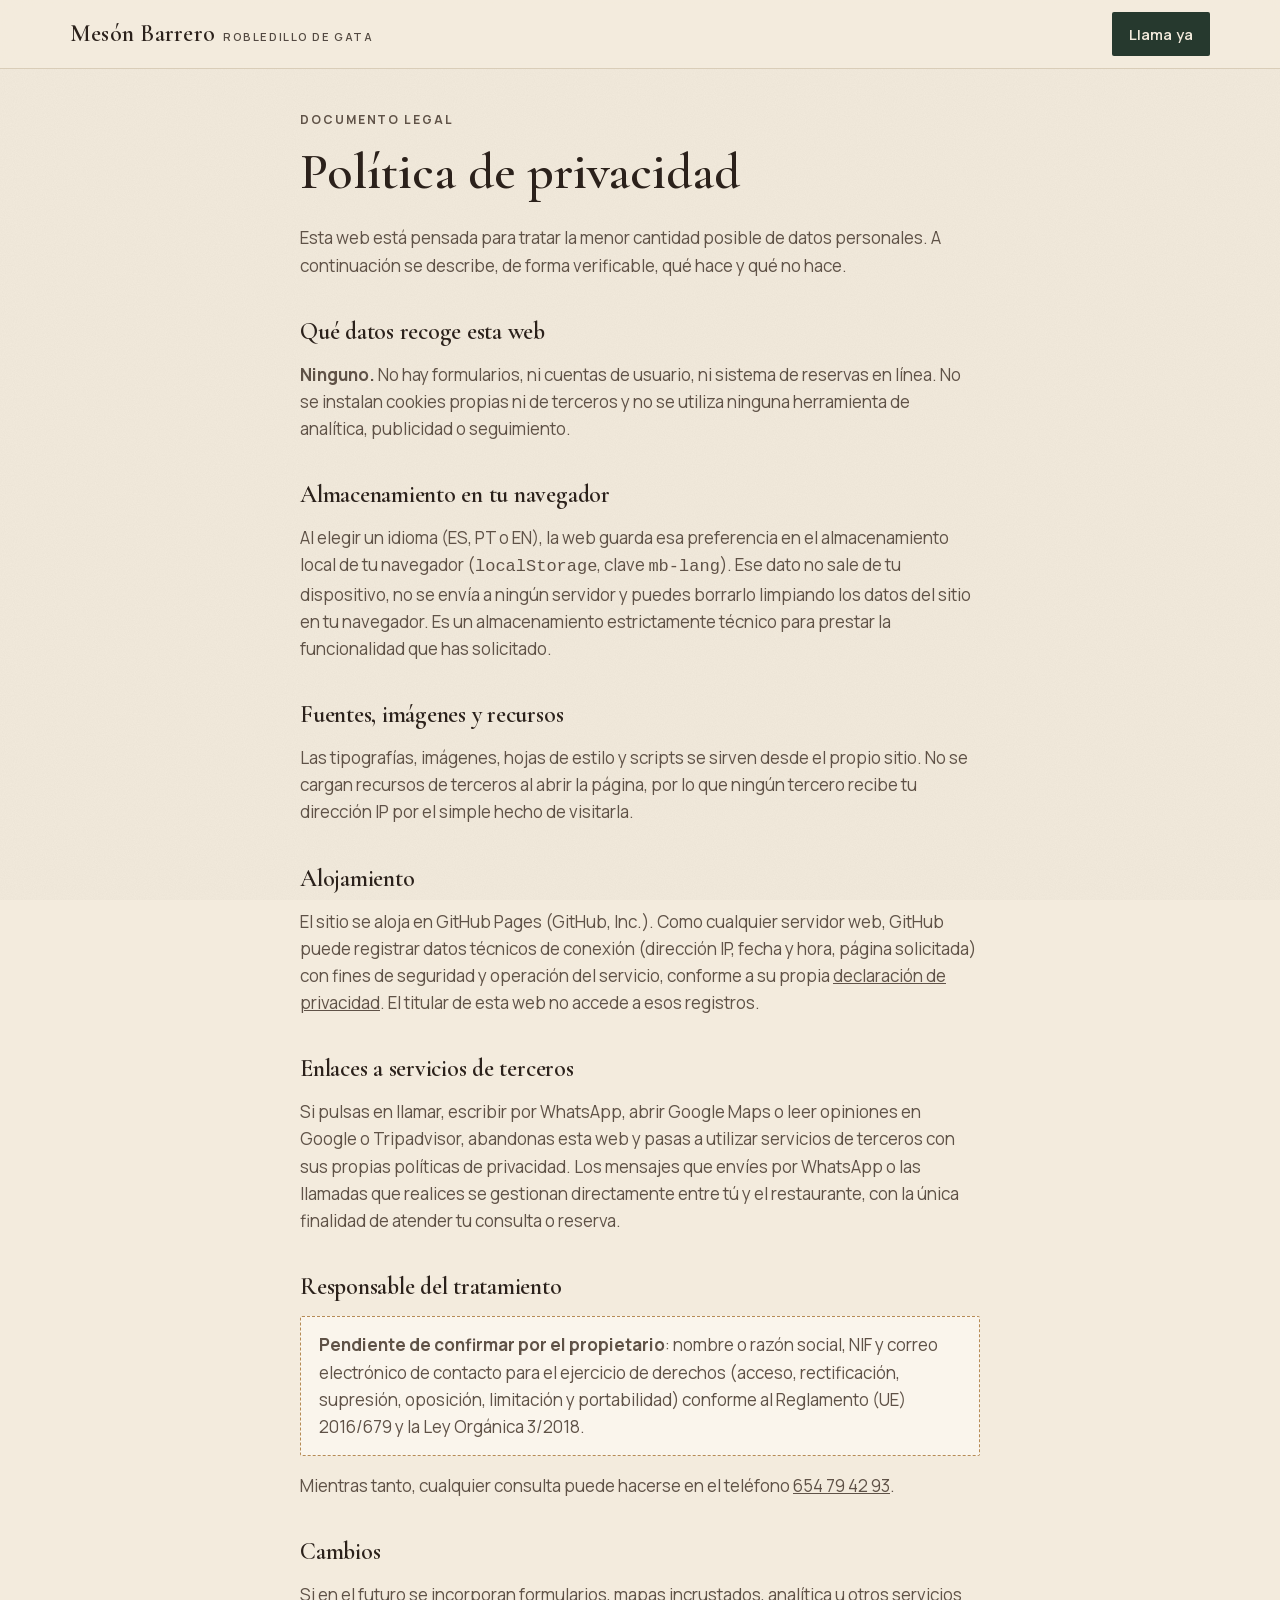
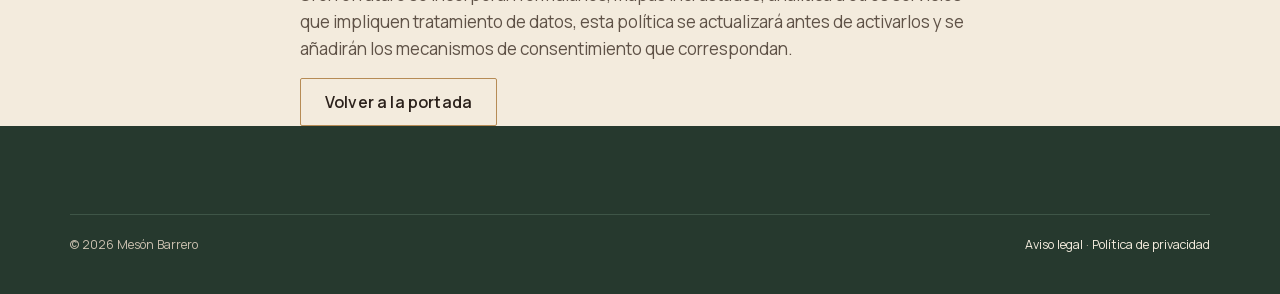
<file: privacidad.html>
<!doctype html>
<html lang="es">
<head>
<meta charset="utf-8">
<meta name="viewport" content="width=device-width, initial-scale=1, viewport-fit=cover">
<title>Política de privacidad · Mesón Barrero</title>
<meta name="description" content="Política de privacidad del sitio web del Mesón Barrero: sin cookies, sin rastreadores, sin formularios.">
<link rel="canonical" href="https://abrahamrrr180-netizen.github.io/meson-barrero-web/privacidad.html">
<meta name="robots" content="noindex, follow">
<link rel="icon" href="favicon.svg" type="image/svg+xml">
<link rel="stylesheet" href="css/styles.css">
</head>
<body>
<a class="skip" href="#main">Saltar al contenido</a>
<header class="site-header solid">
  <div class="wrap nav">
    <a class="brand" href="./">Mesón Barrero <small>Robledillo de Gata</small></a>
    <div class="nav-right"><a class="btn btn-primary" href="tel:+34654794293">Llama ya</a></div>
  </div>
</header>
<main id="main" class="legal-page">
  <div class="wrap prose">
    <p class="eyebrow">Documento legal</p>
    <h1>Política de privacidad</h1>
    <p>Esta web está pensada para tratar la menor cantidad posible de datos personales. A continuación se describe, de forma verificable, qué hace y qué no hace.</p>

    <h2>Qué datos recoge esta web</h2>
    <p><strong>Ninguno.</strong> No hay formularios, ni cuentas de usuario, ni sistema de reservas en línea. No se instalan cookies propias ni de terceros y no se utiliza ninguna herramienta de analítica, publicidad o seguimiento.</p>

    <h2>Almacenamiento en tu navegador</h2>
    <p>Al elegir un idioma (ES, PT o EN), la web guarda esa preferencia en el almacenamiento local de tu navegador (<code>localStorage</code>, clave <code>mb-lang</code>). Ese dato no sale de tu dispositivo, no se envía a ningún servidor y puedes borrarlo limpiando los datos del sitio en tu navegador. Es un almacenamiento estrictamente técnico para prestar la funcionalidad que has solicitado.</p>

    <h2>Fuentes, imágenes y recursos</h2>
    <p>Las tipografías, imágenes, hojas de estilo y scripts se sirven desde el propio sitio. No se cargan recursos de terceros al abrir la página, por lo que ningún tercero recibe tu dirección IP por el simple hecho de visitarla.</p>

    <h2>Alojamiento</h2>
    <p>El sitio se aloja en GitHub Pages (GitHub, Inc.). Como cualquier servidor web, GitHub puede registrar datos técnicos de conexión (dirección IP, fecha y hora, página solicitada) con fines de seguridad y operación del servicio, conforme a su propia <a href="https://docs.github.com/es/site-policy/privacy-policies/github-general-privacy-statement" target="_blank" rel="noopener">declaración de privacidad</a>. El titular de esta web no accede a esos registros.</p>

    <h2>Enlaces a servicios de terceros</h2>
    <p>Si pulsas en llamar, escribir por WhatsApp, abrir Google Maps o leer opiniones en Google o Tripadvisor, abandonas esta web y pasas a utilizar servicios de terceros con sus propias políticas de privacidad. Los mensajes que envíes por WhatsApp o las llamadas que realices se gestionan directamente entre tú y el restaurante, con la única finalidad de atender tu consulta o reserva.</p>

    <h2>Responsable del tratamiento</h2>
    <div class="pending">
      <p><strong>Pendiente de confirmar por el propietario</strong>: nombre o razón social, NIF y correo electrónico de contacto para el ejercicio de derechos (acceso, rectificación, supresión, oposición, limitación y portabilidad) conforme al Reglamento (UE) 2016/679 y la Ley Orgánica 3/2018.</p>
    </div>
    <p>Mientras tanto, cualquier consulta puede hacerse en el teléfono <a href="tel:+34654794293">654 79 42 93</a>.</p>

    <h2>Cambios</h2>
    <p>Si en el futuro se incorporan formularios, mapas incrustados, analítica u otros servicios que impliquen tratamiento de datos, esta política se actualizará antes de activarlos y se añadirán los mecanismos de consentimiento que correspondan.</p>

    <p><a class="btn btn-ghost" href="./">Volver a la portada</a></p>
  </div>
</main>
<footer class="site-footer"><div class="wrap"><div class="legal"><div class="row"><span>© <span id="year">2026</span> Mesón Barrero</span><span><a href="aviso-legal.html">Aviso legal</a> · <a href="privacidad.html">Política de privacidad</a></span></div></div></div></footer>
<script>document.getElementById('year').textContent=new Date().getFullYear();</script>
</body>
</html>
</file>
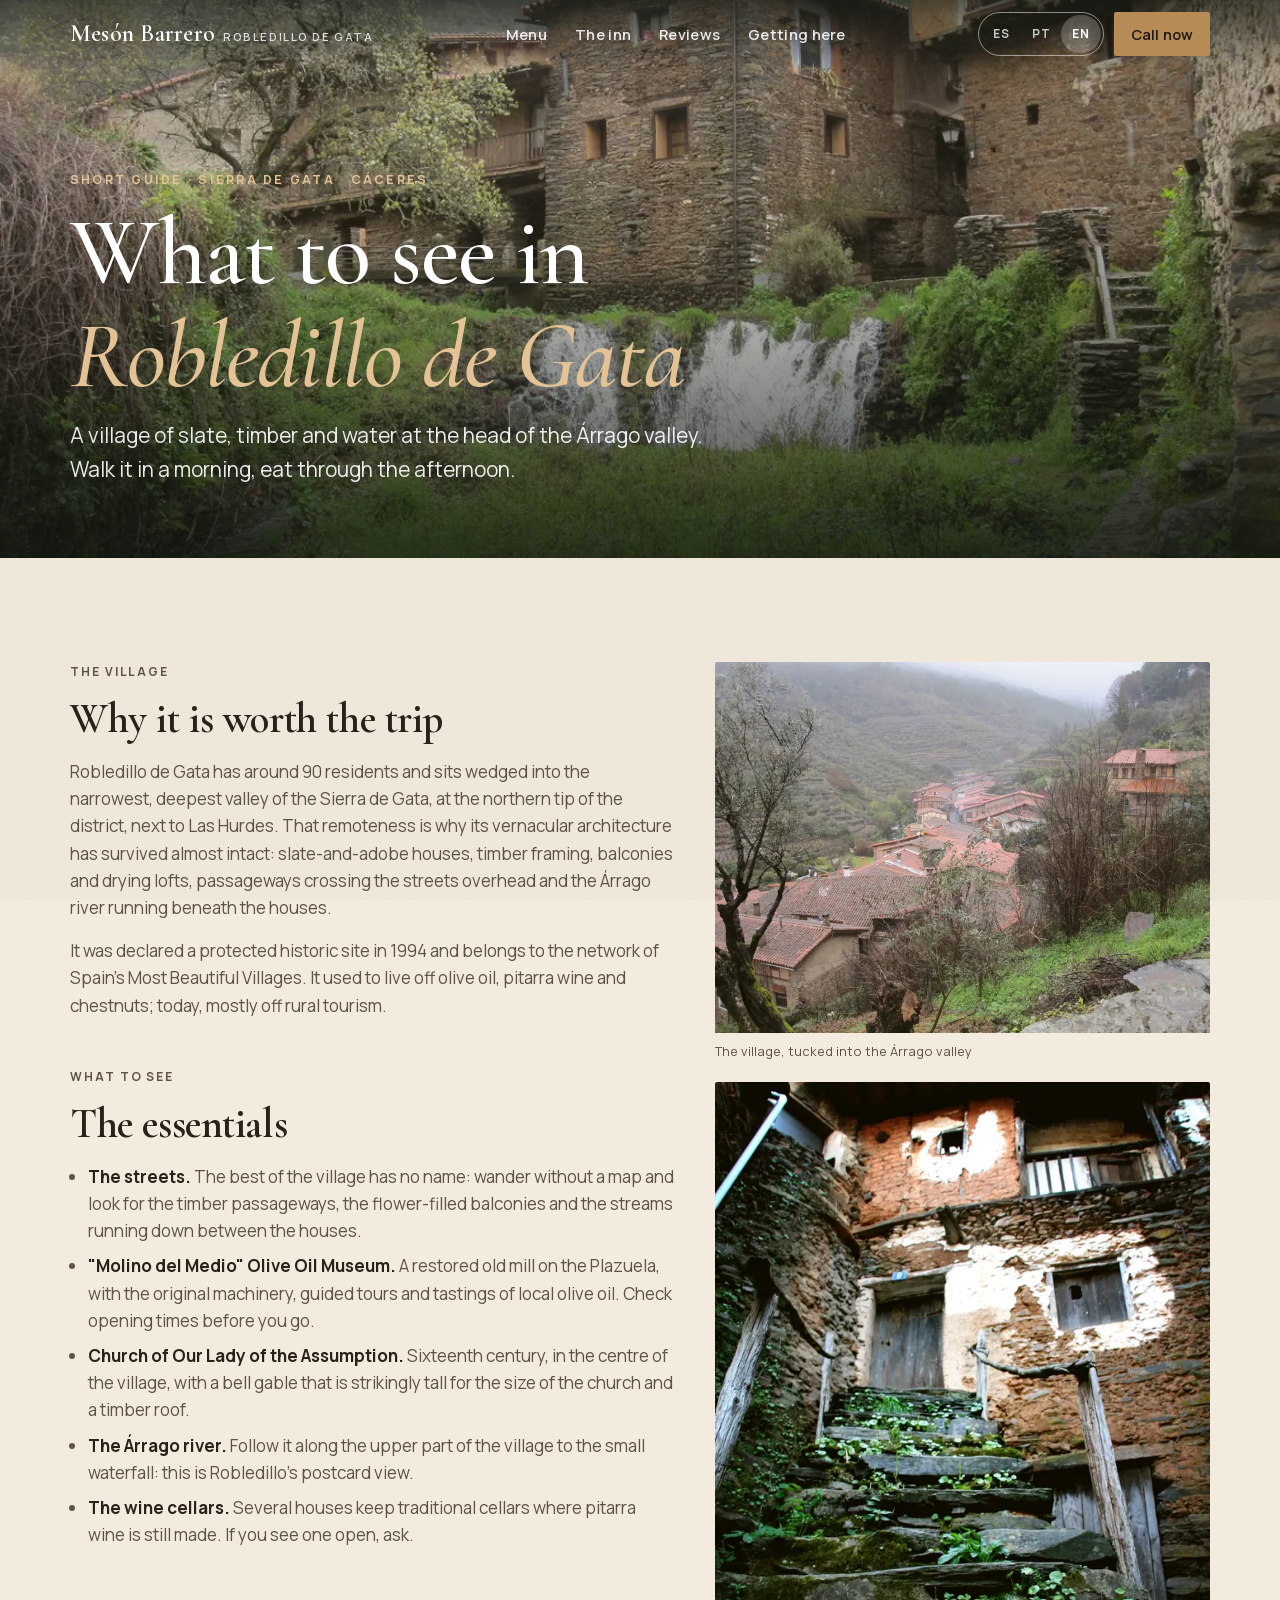
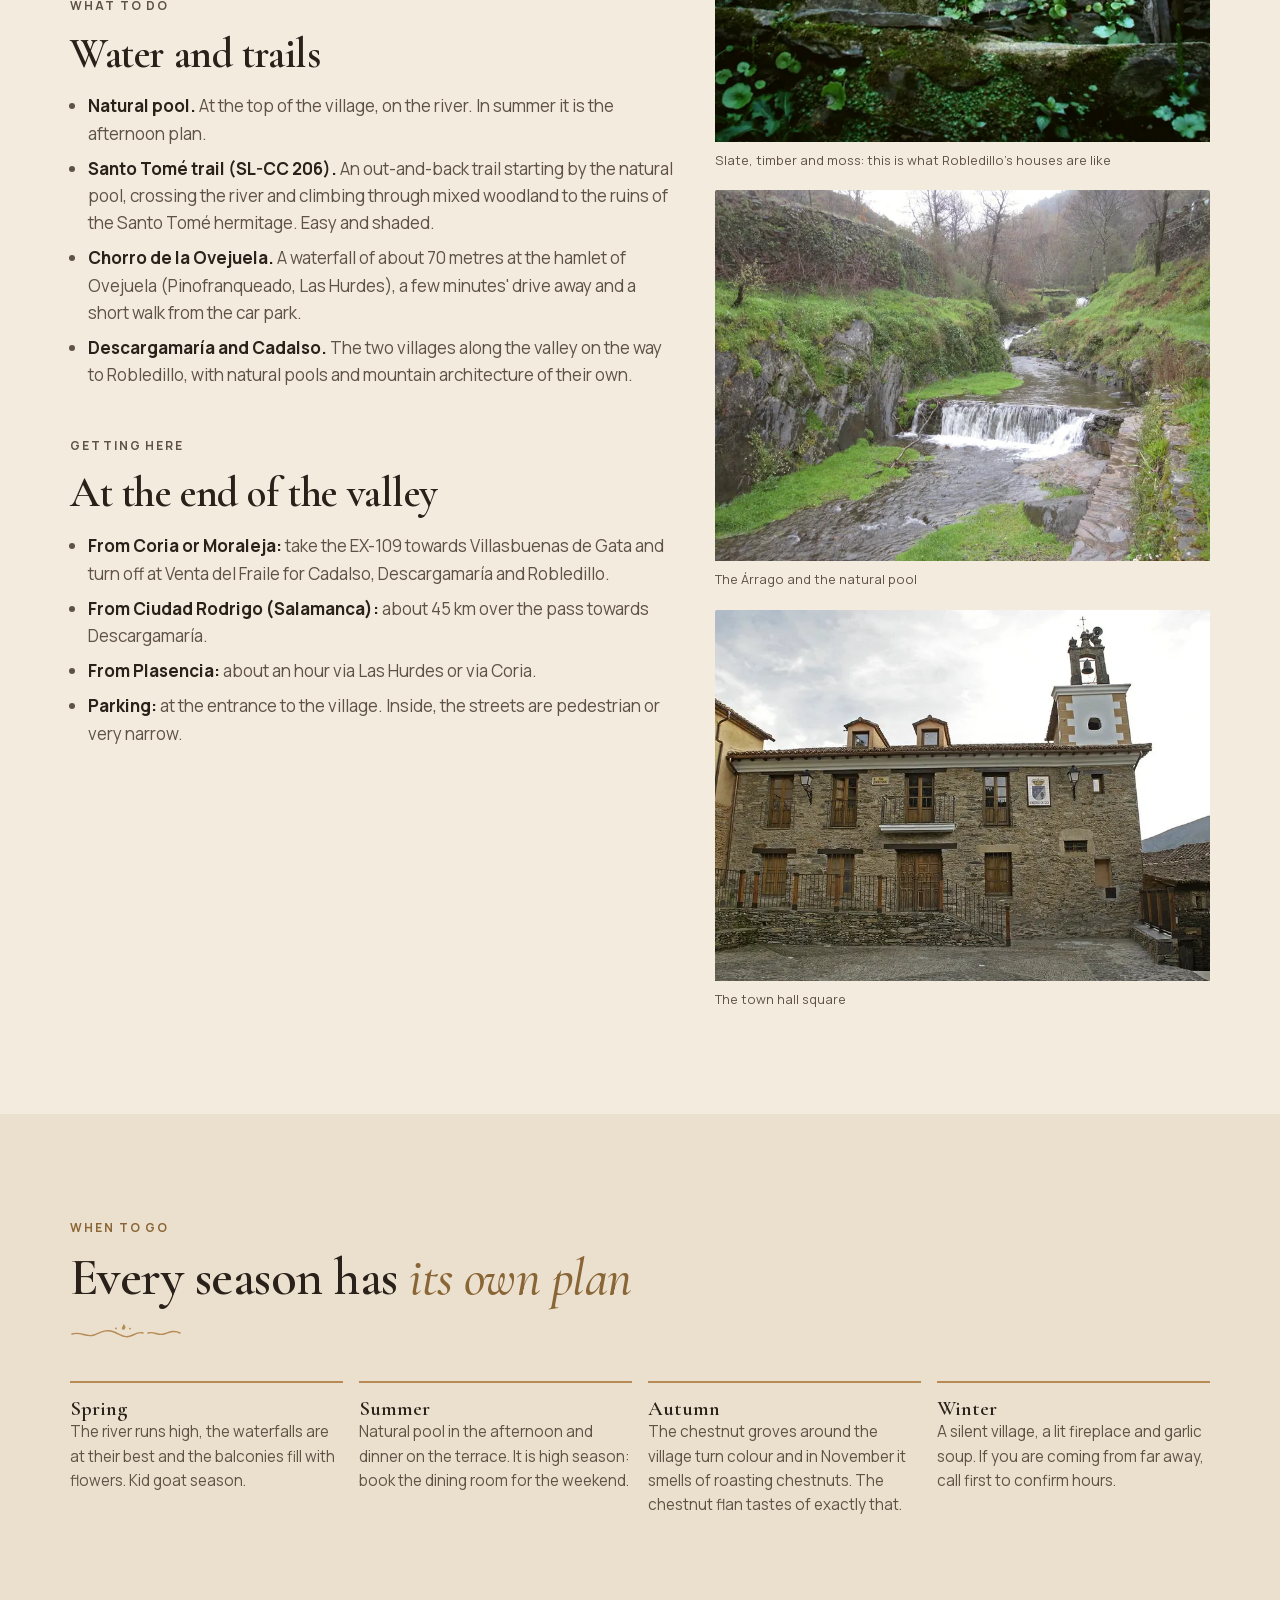
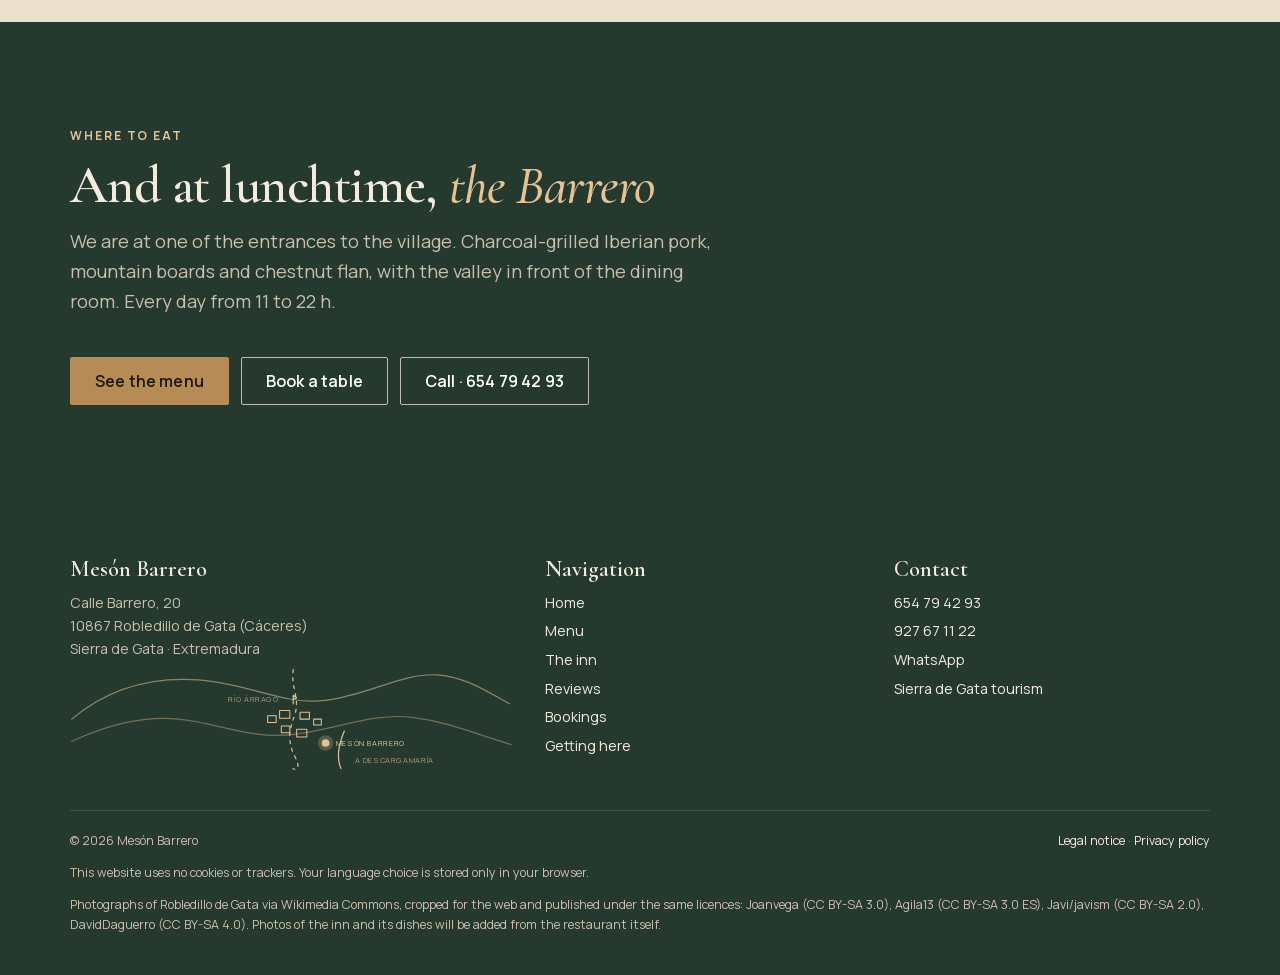
<file: robledillo-de-gata.html>
<!doctype html>
<html lang="es">
<head>
<meta charset="utf-8">
<meta name="viewport" content="width=device-width, initial-scale=1, viewport-fit=cover">
<title>Qué ver en Robledillo de Gata: guía breve y dónde comer · Mesón Barrero</title>
<meta name="description" content="Guía breve de Robledillo de Gata (Sierra de Gata, Cáceres): qué ver, qué hacer, cuándo ir, cómo llegar y dónde comer. Pueblo de pizarra y madera sobre el río Árrago, Conjunto Histórico y uno de los Pueblos Más Bonitos de España.">
<link rel="canonical" href="https://abrahamrrr180-netizen.github.io/meson-barrero-web/robledillo-de-gata.html">
<meta name="robots" content="index, follow, max-image-preview:large">
<meta name="theme-color" content="#26392E" media="(prefers-color-scheme: light)">
<meta name="theme-color" content="#171C19" media="(prefers-color-scheme: dark)">
<meta property="og:type" content="article">
<meta property="og:site_name" content="Mesón Barrero">
<meta property="og:title" content="Qué ver en Robledillo de Gata · guía breve">
<meta property="og:description" content="Pizarra, madera y agua: un plan de día en uno de los pueblos más bonitos de España, y dónde comer después.">
<meta property="og:url" content="https://abrahamrrr180-netizen.github.io/meson-barrero-web/robledillo-de-gata.html">
<meta property="og:image" content="https://abrahamrrr180-netizen.github.io/meson-barrero-web/img/og.jpg">
<meta property="og:locale" content="es_ES">
<meta name="twitter:card" content="summary_large_image">
<link rel="icon" href="favicon.svg" type="image/svg+xml">
<link rel="apple-touch-icon" href="apple-touch-icon.png">
<link rel="manifest" href="manifest.webmanifest">
<link rel="preload" href="fonts/CormorantGaramond-normal.woff2" as="font" type="font/woff2" crossorigin>
<link rel="preload" href="fonts/Manrope-normal.woff2" as="font" type="font/woff2" crossorigin>
<link rel="stylesheet" href="css/styles.css">
<style>
.guide-hero{min-height:62svh}
.guide{display:grid;gap:3rem}
.guide-sec{display:grid;gap:1rem;max-width:72ch}
.guide-sec h2{font-size:clamp(1.8rem,3.6vw,2.6rem)}
.guide-sec p,.guide-sec li{color:var(--fg-2)}
.guide-sec ul{margin:0;padding-left:1.1rem;display:grid;gap:.5rem}
.guide-sec li b{color:var(--fg)}
.two{display:grid;gap:2.5rem}
@media (min-width:900px){.two{grid-template-columns:1.1fr .9fr;align-items:start}}
.side{display:grid;gap:1.25rem}
.side figure{margin:0;border-radius:var(--r);overflow:hidden}
.side img{width:100%;aspect-ratio:4/3;object-fit:cover}
.side figcaption{font-size:.8rem;color:var(--fg-2);padding:.5rem 0 0}
.season{display:grid;gap:1rem}
@media (min-width:640px){.season{grid-template-columns:repeat(2,1fr)}}
@media (min-width:980px){.season{grid-template-columns:repeat(4,1fr)}}
.season div{border-top:2px solid var(--accent);padding-top:.9rem}
.season h3{font-size:1.3rem}
.season p{color:var(--fg-2);font-size:.95rem}
.cta-band{background:var(--band);color:var(--on-band)}
.cta-band h2 em{color:#E3C396}
.cta-band p{color:var(--on-band-2)}
</style>
<script type="application/ld+json">
{"@context":"https://schema.org","@graph":[
{"@type":"Article","headline":"Qué ver en Robledillo de Gata: guía breve y dónde comer","inLanguage":"es","author":{"@type":"Organization","name":"Mesón Barrero"},"publisher":{"@type":"Organization","name":"Mesón Barrero"},"mainEntityOfPage":"https://abrahamrrr180-netizen.github.io/meson-barrero-web/robledillo-de-gata.html","image":"https://abrahamrrr180-netizen.github.io/meson-barrero-web/img/og.jpg","dateModified":"2026-10-21","about":{"@type":"Place","name":"Robledillo de Gata","address":{"@type":"PostalAddress","addressLocality":"Robledillo de Gata","addressRegion":"Cáceres","postalCode":"10867","addressCountry":"ES"},"geo":{"@type":"GeoCoordinates","latitude":40.3216618,"longitude":-6.4710743}}},
{"@type":"BreadcrumbList","itemListElement":[{"@type":"ListItem","position":1,"name":"Mesón Barrero","item":"https://abrahamrrr180-netizen.github.io/meson-barrero-web/"},{"@type":"ListItem","position":2,"name":"Robledillo de Gata","item":"https://abrahamrrr180-netizen.github.io/meson-barrero-web/robledillo-de-gata.html"}]}
]}
</script>
</head>
<body>
<a class="skip" href="#main">Saltar al contenido</a>
<header class="site-header">
  <div class="wrap nav">
    <a class="brand" href="./">Mesón Barrero <small>Robledillo de Gata</small></a>
    <nav aria-label="Secciones">
      <ul>
        <li><a href="./#carta">Carta</a></li>
        <li><a href="./#meson">El mesón</a></li>
        <li><a href="./#opiniones">Opiniones</a></li>
        <li><a href="./#llegar">Cómo llegar</a></li>
      </ul>
    </nav>
    <div class="nav-right">
      <div class="lang" role="group" aria-label="Idioma / Língua / Language">
        <button type="button" data-lang="es" aria-pressed="true" lang="es">ES</button><button type="button" data-lang="pt" aria-pressed="false" lang="pt">PT</button><button type="button" data-lang="en" aria-pressed="false" lang="en">EN</button>
      </div>
      <a class="btn btn-primary" href="tel:+34654794293">Llama ya</a>
    </div>
  </div>
</header>

<main id="main">
<section class="hero guide-hero" aria-labelledby="h1">
  <picture>
    <source type="image/webp" srcset="img/molino-800.webp 800w, img/molino-1200.webp 1200w" sizes="100vw">
    <img src="img/molino-1200.webp" width="1200" height="900" alt="Casas de pizarra de Robledillo de Gata junto a una cascada, vistas desde el Molino del Medio" fetchpriority="high" decoding="async">
  </picture>
  <div class="wrap">
    <div style="display:grid;gap:1rem">
      <p class="kicker">Guía breve · Sierra de Gata · Cáceres</p>
      <h1 id="h1">Qué ver en <em>Robledillo de Gata</em></h1>
      <p class="sub">Un pueblo de pizarra, madera y agua en la cabecera del valle del Árrago. Se recorre en una mañana, se come en una tarde.</p>
    </div>
  </div>
</section>

<section>
  <div class="wrap two">
    <div class="guide">
      <div class="guide-sec">
        <p class="eyebrow">El pueblo</p>
        <h2>Por qué merece el viaje</h2>
        <p>Robledillo de Gata tiene unos 90 vecinos y está encajonado en el valle más estrecho y profundo de la Sierra de Gata, en el extremo norte de la comarca, junto a Las Hurdes. Esa posición apartada es la razón de que su arquitectura popular haya llegado casi intacta: casas de pizarra y adobe, entramados de madera, balcones y secaderos, pasadizos que cruzan las calles por encima de la cabeza y el río Árrago corriendo por debajo de las casas.</p>
        <p>Fue declarado Conjunto Histórico (Bien de Interés Cultural) en 1994 y forma parte de la red de los Pueblos Más Bonitos de España. Tradicionalmente vivía del aceite, el vino de pitarra y la castaña; hoy, sobre todo, del turismo rural.</p>
      </div>

      <div class="guide-sec">
        <p class="eyebrow">Qué ver</p>
        <h2>Lo imprescindible</h2>
        <ul>
          <li><b>Las calles.</b> Lo mejor del pueblo no tiene nombre: callejea sin plano, busca los pasadizos de madera, los balcones con flores y los regatos que bajan entre las casas.</li>
          <li><b>Museo del Aceite «Molino del Medio».</b> Antiguo molino rehabilitado en la Plazuela, con la maquinaria original, visita guiada y cata de aceite de la sierra. Conviene consultar horarios antes de ir.</li>
          <li><b>Iglesia de Nuestra Señora de la Asunción.</b> Del siglo XVI, en el centro del pueblo, con una espadaña muy alta para el tamaño del templo y techumbre de madera.</li>
          <li><b>El río Árrago.</b> Bordéalo por la parte alta hasta la pequeña cascada: es la estampa de postal de Robledillo.</li>
          <li><b>Las bodegas.</b> Varias casas conservan bodegas tradicionales donde se sigue haciendo vino de pitarra. Si ves una abierta, pregunta.</li>
        </ul>
      </div>

      <div class="guide-sec">
        <p class="eyebrow">Qué hacer</p>
        <h2>Agua y senderos</h2>
        <ul>
          <li><b>Piscina natural.</b> En lo alto del casco urbano, sobre el río. En verano es el plan de la tarde.</li>
          <li><b>Camino de Santo Tomé (SL-CC 206).</b> Sendero lineal de ida y vuelta que arranca junto a la piscina natural, cruza el río y sube entre bosque mixto hasta las ruinas de la ermita de Santo Tomé. Fácil y a la sombra.</li>
          <li><b>Chorro de la Ovejuela.</b> Cascada de unos 70 metros en la alquería de Ovejuela (Pinofranqueado, Las Hurdes), a pocos minutos en coche y un paseo corto desde el aparcamiento.</li>
          <li><b>Descargamaría y Cadalso.</b> Los dos pueblos del valle camino de Robledillo, con sus propias piscinas naturales y arquitectura serrana.</li>
        </ul>
      </div>

      <div class="guide-sec">
        <p class="eyebrow">Cómo llegar</p>
        <h2>Al fondo del valle</h2>
        <ul>
          <li><b>Desde Coria o Moraleja:</b> por la EX-109 hacia Villasbuenas de Gata y, en la Venta del Fraile, desvío a Cadalso, Descargamaría y Robledillo.</li>
          <li><b>Desde Ciudad Rodrigo (Salamanca):</b> unos 45 km por el puerto hacia Descargamaría.</li>
          <li><b>Desde Plasencia:</b> alrededor de una hora por Las Hurdes o por Coria.</li>
          <li><b>Aparcamiento:</b> en la entrada del pueblo. Dentro, las calles son peatonales o muy estrechas.</li>
        </ul>
      </div>
    </div>

    <aside class="side" aria-label="Fotografías de Robledillo de Gata">
      <figure><img src="img/valle-1200.webp" srcset="img/valle-800.webp 800w, img/valle-1200.webp 1200w" sizes="(max-width:900px) 100vw, 40vw" width="1200" height="900" alt="Vista de Robledillo de Gata en el valle, con tejados rojos y la Sierra de Gata al fondo" loading="lazy" decoding="async"><figcaption>El pueblo, encajonado en el valle del Árrago</figcaption></figure>
      <figure><img src="img/escalera-900.webp" srcset="img/escalera-600.webp 600w, img/escalera-900.webp 900w" sizes="(max-width:900px) 100vw, 40vw" width="900" height="1350" alt="Escalera de pizarra con musgo entre casas de piedra y madera en Robledillo de Gata" loading="lazy" decoding="async" style="aspect-ratio:3/4"><figcaption>Pizarra, madera y musgo: así son las casas de Robledillo</figcaption></figure>
      <figure><img src="img/rio-1200.webp" srcset="img/rio-800.webp 800w, img/rio-1200.webp 1200w" sizes="(max-width:900px) 100vw, 40vw" width="1200" height="900" alt="El río Árrago con un pequeño salto de agua junto a la piscina natural de Robledillo de Gata" loading="lazy" decoding="async"><figcaption>El Árrago y la piscina natural</figcaption></figure>
      <figure><img src="img/plaza-900.webp" srcset="img/plaza-800.webp 800w, img/plaza-900.webp 900w" sizes="(max-width:900px) 100vw, 40vw" width="900" height="656" alt="Ayuntamiento de Robledillo de Gata, fachada de piedra con campanario" loading="lazy" decoding="async"><figcaption>La plaza del Ayuntamiento</figcaption></figure>
    </aside>
  </div>
</section>

<section class="carta">
  <div class="wrap">
    <div class="sec-head">
      <p class="eyebrow">Cuándo ir</p>
      <h2>Cada estación tiene <em>su plan</em></h2>
      <svg class="orn" viewBox="0 0 112 18" aria-hidden="true"><path d="M2 11c9-3 14 4 22 1s12-6 20-3 11 7 19 3c4-2 7-3 10-2"/><path d="M78 10c6-2 10 3 16 1s10-4 16-1"/><path class="ember" d="M52 4.5c.9-1.3 1.4-2.4 1.3-3.5 1.4.9 2.2 2 2.2 3.3 0 1.4-1 2.4-2.1 2.4-1.2 0-2.1-1-1.4-2.2z"/><circle class="ember" cx="46" cy="5.4" r=".9"/><circle class="ember" cx="60" cy="5.6" r=".9"/></svg>
    </div>
    <div class="season">
      <div><h3>Primavera</h3><p>El río baja con fuerza, las cascadas están en su mejor momento y los balcones se llenan de flores. La época del cabrito.</p></div>
      <div><h3>Verano</h3><p>Piscina natural por la tarde y cena en la terraza. Es temporada alta: reserva el comedor para el fin de semana.</p></div>
      <div><h3>Otoño</h3><p>Los castañares que rodean el pueblo cambian de color y en noviembre huele a castañas asadas. El flan de castañas sabe a eso.</p></div>
      <div><h3>Invierno</h3><p>Pueblo en silencio, chimenea encendida y sopa de ajo. Si vienes de lejos, llama antes para confirmar horario.</p></div>
    </div>
  </div>
</section>

<section class="cta-band">
  <div class="wrap">
    <div class="sec-head">
      <p class="eyebrow" style="color:#E3C396">Dónde comer</p>
      <h2>Y a mediodía, <em>el Barrero</em></h2>
      <p class="lead">Estamos en una de las entradas del pueblo. Carne ibérica a la brasa, tablas de la sierra y flan de castañas, con el valle delante del comedor. Todos los días de 11 a 22 h.</p>
    </div>
    <div class="hero-row">
      <a class="btn btn-gold" href="./#carta">Ver la carta</a>
      <a class="btn btn-light" href="./#reservas">Reservar mesa</a>
      <a class="btn btn-light" href="tel:+34654794293">Llamar · 654 79 42 93</a>
    </div>
  </div>
</section>
</main>

<footer class="site-footer">
  <div class="wrap">
    <div class="grid">
      <div>
        <h3>Mesón Barrero</h3>
        <p>Calle Barrero, 20<br>10867 Robledillo de Gata (Cáceres)<br>Sierra de Gata · Extremadura</p>
        <svg class="valley" viewBox="0 0 520 120" role="img" aria-label="Esquema del valle del Árrago: el pueblo y el mesón en la entrada sur"><g fill="none" stroke="currentColor" stroke-width="1.2" stroke-linecap="round" stroke-linejoin="round"><path d="M2 60C40 28 90 10 150 14s100 30 150 24 90-32 130-30c34 2 60 20 86 34" opacity=".55"/><path d="M2 86c40-18 80-30 125-26s85 24 135 18 95-26 140-20c40 5 70 18 116 32" opacity=".4"/><path d="M262 2c-3 20 8 34 2 52s-10 30 0 50-4 14-2 14" stroke-dasharray="3 5"/><path d="M318 118c-6-14-2-30 4-44"/><g><rect x="232" y="56" width="10" height="8"/><rect x="246" y="50" width="12" height="9"/><rect x="270" y="52" width="11" height="8"/><rect x="286" y="60" width="9" height="7"/><rect x="248" y="68" width="10" height="8"/><rect x="266" y="72" width="12" height="9"/><path d="M262 42v-10l4 3-4 2"/></g></g><g fill="currentColor"><circle cx="300" cy="88" r="4.5"/><circle cx="300" cy="88" r="9" opacity=".25"/></g><g fill="currentColor" font-family="Manrope,system-ui,sans-serif" font-size="9" letter-spacing=".08em"><text x="312" y="92">MESÓN BARRERO</text><text x="186" y="40" opacity=".7">RÍO ÁRRAGO</text><text x="334" y="112" opacity=".7">A DESCARGAMARÍA</text></g></svg>
      </div>
      <div>
        <h3>Navegación</h3>
        <ul>
          <li><a href="./">Inicio</a></li>
          <li><a href="./#carta">Carta</a></li>
          <li><a href="./#meson">El mesón</a></li>
          <li><a href="./#opiniones">Opiniones</a></li>
          <li><a href="./#reservas">Reservas</a></li>
          <li><a href="./#llegar">Cómo llegar</a></li>
        </ul>
      </div>
      <div>
        <h3>Contacto</h3>
        <ul>
          <li><a href="tel:+34654794293">654 79 42 93</a></li>
          <li><a href="tel:+34927671122">927 67 11 22</a></li>
          <li><a class="wa" href="https://wa.me/34654794293" target="_blank" rel="noopener">WhatsApp</a></li>
          <li><a href="https://sierradegata.org/" target="_blank" rel="noopener">Turismo Sierra de Gata</a></li>
        </ul>
      </div>
    </div>
    <div class="legal">
      <div class="row">
        <span>© <span id="year">2026</span> Mesón Barrero</span>
        <span><a href="aviso-legal.html">Aviso legal</a> · <a href="privacidad.html">Política de privacidad</a></span>
      </div>
      <p>Esta web no usa cookies ni rastreadores. El idioma elegido se guarda únicamente en tu navegador.</p>
      <p>Fotografías de Robledillo de Gata vía Wikimedia Commons, recortadas para la web y publicadas bajo sus mismas licencias: Joanvega (CC BY-SA 3.0), Agila13 (CC BY-SA 3.0 ES), Javi/javism (CC BY-SA 2.0), DavidDaguerro (CC BY-SA 4.0). Las fotos del mesón y de los platos se añadirán con las del propio restaurante.</p>
    </div>
  </div>
</footer>

<nav class="bar" aria-label="Acciones rápidas">
  <a class="call" href="tel:+34654794293">Llamar</a>
  <a class="wa" href="https://wa.me/34654794293" target="_blank" rel="noopener">WhatsApp</a>
  <a href="./#carta">Carta</a>
  <a href="https://www.google.com/maps/dir/?api=1&destination=40.3216618,-6.4710743&destination_place_id=ChIJMQY4-BfXPQ0RgGoVukBbmp0" target="_blank" rel="noopener">Llegar</a>
</nav>

<script src="js/i18n.js" defer></script>
<script src="js/main.js" defer></script>
</body>
</html>
</file>
<file: css/styles.css>
/* Mesón Barrero — hoja de estilos
   Dirección: editorial, cálida y natural. Verde bosque, marfil, oro envejecido, marrón carbón.
   Tipografía: Cormorant Garamond (titulares) + Manrope (cuerpo), servidas desde /fonts. */

@font-face{font-family:"Cormorant Garamond";font-style:normal;font-weight:300 700;font-display:swap;src:url("../fonts/CormorantGaramond-normal.woff2") format("woff2")}
@font-face{font-family:"Cormorant Garamond";font-style:italic;font-weight:300 700;font-display:swap;src:url("../fonts/CormorantGaramond-italic.woff2") format("woff2")}
@font-face{font-family:"Manrope";font-style:normal;font-weight:200 800;font-display:swap;src:url("../fonts/Manrope-normal.woff2") format("woff2")}

:root{
  --green:#26392E;--green-2:#2F4639;--ivory:#F3EBDD;--gold:#B68B55;--gold-deep:#8A6536;--brown:#41332B;
  --bg:#F3EBDD;--bg-2:#EAE0CD;--surface:#FAF5EC;
  --fg:#2B211B;--fg-2:#5F5247;
  --band:#26392E;--band-2:#2F4639;--on-band:#F3EBDD;--on-band-2:#C9BFAE;--band-line:#3E5547;
  --accent:#B68B55;--accent-text:#8A6536;--line:#D9CDB8;--ok:#4E8A58;
  --display:"Cormorant Garamond",Georgia,"Times New Roman",serif;
  --body:"Manrope","Segoe UI",system-ui,-apple-system,sans-serif;
  --r:2px;--wrap:1180px;
  color-scheme:light;
}
@media (prefers-color-scheme:dark){
  :root:not([data-theme="light"]){
    --bg:#171C19;--bg-2:#1E2520;--surface:#222A25;--fg:#F0E8DA;--fg-2:#B5A997;
    --band:#10150F;--band-2:#1A211C;--on-band:#F0E8DA;--on-band-2:#A69C8B;--band-line:#2C3A30;
    --accent:#CFA66F;--accent-text:#D8B27E;--line:#33403A;--ok:#6DBA78;color-scheme:dark;
  }
}
:root[data-theme="dark"]{
  --bg:#171C19;--bg-2:#1E2520;--surface:#222A25;--fg:#F0E8DA;--fg-2:#B5A997;
  --band:#10150F;--band-2:#1A211C;--on-band:#F0E8DA;--on-band-2:#A69C8B;--band-line:#2C3A30;
  --accent:#CFA66F;--accent-text:#D8B27E;--line:#33403A;--ok:#6DBA78;color-scheme:dark;
}

*,*::before,*::after{box-sizing:border-box}
html{scroll-behavior:smooth;scroll-padding-top:84px;-webkit-text-size-adjust:100%}
@media (prefers-reduced-motion:reduce){html{scroll-behavior:auto}*,*::before,*::after{animation:none!important;transition:none!important}}
body{margin:0;background:var(--bg);color:var(--fg);font-family:var(--body);font-size:1.0625rem;line-height:1.6;-webkit-font-smoothing:antialiased;position:relative}
/* Textura de papel: ruido SVG muy ligero sobre el fondo (2–3 %), fijo, no intercepta el ratón */
body::before{content:"";position:fixed;inset:0;pointer-events:none;z-index:0;opacity:.035;mix-blend-mode:multiply;background-image:url("data:image/svg+xml;utf8,<svg xmlns='http://www.w3.org/2000/svg' width='220' height='220'><filter id='n'><feTurbulence type='fractalNoise' baseFrequency='.9' numOctaves='2' stitchTiles='stitch'/><feColorMatrix values='0 0 0 0 0  0 0 0 0 0  0 0 0 0 0  0 0 0 .9 0'/></filter><rect width='100%' height='100%' filter='url(%23n)'/></svg>")}
:root[data-theme="dark"] body::before{mix-blend-mode:screen;opacity:.05}
@media (prefers-color-scheme:dark){:root:not([data-theme="light"]) body::before{mix-blend-mode:screen;opacity:.05}}
main,header,footer,.bar{position:relative;z-index:1}
img{display:block;max-width:100%;height:auto}
a{color:inherit}
h1,h2,h3{font-family:var(--display);margin:0;line-height:1.08;text-wrap:balance;font-weight:600}
h2{font-size:clamp(2.1rem,4.6vw,3.3rem);letter-spacing:-.01em}
h2 em{font-style:italic;font-weight:500;color:var(--accent-text)}
h3{font-size:1.45rem}
p{margin:0}
.wrap{max-width:var(--wrap);margin:0 auto;padding-left:max(20px,env(safe-area-inset-left,0px));padding-right:max(20px,env(safe-area-inset-right,0px))}
.eyebrow{font-size:.75rem;font-weight:700;letter-spacing:.16em;text-transform:uppercase;color:var(--accent-text)}
.lead{font-size:1.15rem;color:var(--fg-2);max-width:62ch;line-height:1.65}
section{padding-block:4rem}
@media (min-width:760px){section{padding-block:6.5rem}}
.sec-head{display:grid;gap:.75rem;margin-bottom:2.5rem;max-width:66ch}
.rule{width:56px;height:1px;background:var(--accent);margin-top:.25rem}
.orn{width:112px;height:18px;color:var(--accent);margin-top:.35rem;display:block}
.orn path{fill:none;stroke:currentColor;stroke-width:1.4;stroke-linecap:round;stroke-linejoin:round}
.orn .ember{fill:currentColor;stroke:none}
.pueblo .orn{color:#E3C396}

main.fading,footer.fading{opacity:.35;transition:opacity .15s ease}
main,footer{transition:opacity .18s ease}

/* Accesibilidad */
.skip{position:absolute;left:-999px;top:8px;background:var(--band);color:var(--on-band);padding:.6rem 1rem;border-radius:var(--r);z-index:100}
.skip:focus{left:8px}
:focus-visible{outline:3px solid var(--accent);outline-offset:3px}
.visually-hidden{position:absolute!important;width:1px;height:1px;overflow:hidden;clip:rect(0 0 0 0);white-space:nowrap}

/* Botones */
.btn{display:inline-flex;align-items:center;justify-content:center;gap:.5rem;min-height:48px;padding:.8rem 1.5rem;border-radius:var(--r);font:600 1rem/1 var(--body);text-decoration:none;border:1.5px solid transparent;cursor:pointer;transition:background .15s,color .15s,border-color .15s,transform .1s;letter-spacing:.01em}
.btn:active{transform:translateY(1px)}
.btn-primary{background:var(--band);color:var(--on-band)}
.btn-primary:hover{background:var(--band-2)}
.btn-gold{background:var(--gold);color:#1F1811;border-color:var(--gold)}
.btn-gold:hover{background:#C59A62;border-color:#C59A62}
.btn-ghost{background:transparent;border-color:var(--accent);color:var(--fg)}
.btn-ghost:hover{background:color-mix(in srgb,var(--accent) 14%,transparent);color:var(--accent-text)}
.btn-light{background:transparent;border-color:rgba(243,235,221,.75);color:#fff;backdrop-filter:blur(6px)}
.btn-light:hover{background:rgba(243,235,221,.26)}

/* Cabecera */
.site-header{position:fixed;top:0;left:0;right:0;z-index:40;color:#fff;transition:background .3s,color .3s,box-shadow .3s;background:linear-gradient(180deg,rgba(16,21,15,.6),rgba(16,21,15,0))}
.site-header.solid{color:var(--fg);background:color-mix(in srgb,var(--bg) 90%,transparent);backdrop-filter:blur(14px);-webkit-backdrop-filter:blur(14px);box-shadow:0 1px 0 var(--line)}
.nav{display:flex;align-items:center;justify-content:space-between;gap:1rem;height:68px}
.brand{display:flex;align-items:baseline;gap:.5rem;text-decoration:none;font-family:var(--display);font-weight:600;font-size:1.5rem;letter-spacing:.01em;white-space:nowrap}
.brand small{font-family:var(--body);font-size:.7rem;letter-spacing:.14em;text-transform:uppercase;opacity:.8;font-weight:600}
.nav ul{list-style:none;margin:0;padding:0;display:none;gap:1.75rem}
.nav ul a{text-decoration:none;font-weight:600;font-size:.92rem;opacity:.88;letter-spacing:.02em}
.nav ul a:hover{opacity:1;text-decoration:underline;text-underline-offset:.35em}
.nav-right{display:flex;align-items:center;gap:.6rem}
.nav .btn{min-height:44px;padding:.55rem 1rem;font-size:.92rem;white-space:nowrap}
.site-header:not(.solid) .btn-primary{background:var(--gold);color:#1F1811}
@media (min-width:900px){.nav ul{display:flex}.brand small{display:inline}}
@media (max-width:899px){.brand small{display:none}}
.lang{display:inline-flex;border:1px solid rgba(255,255,255,.5);border-radius:999px;padding:2px}
.site-header.solid .lang{border-color:var(--line)}
.lang button{appearance:none;border:0;background:transparent;color:inherit;font:700 .74rem/1 var(--body);letter-spacing:.08em;padding:0 .6rem;min-width:40px;min-height:38px;border-radius:999px;cursor:pointer;opacity:.75}
.lang button[aria-pressed="true"]{background:rgba(255,255,255,.22);opacity:1}
.site-header.solid .lang button[aria-pressed="true"]{background:var(--band);color:var(--on-band)}
@media (max-width:420px){.nav .btn{padding:.55rem .75rem;font-size:.85rem}.lang button{padding:0 .45rem;min-width:34px}}

/* Hero */
.hero{position:relative;min-height:92svh;color:#fff;display:grid;align-items:end;padding:0;overflow:hidden;background:var(--band)}
.hero picture,.hero img{position:absolute;inset:0;width:100%;height:100%;object-fit:cover;object-position:50% 62%}
.hero::after{content:"";position:absolute;inset:0;background:linear-gradient(180deg,rgba(16,21,15,.18) 0%,rgba(16,21,15,.08) 35%,rgba(16,21,15,.82) 100%)}
.hero .wrap{position:relative;z-index:1;width:100%;padding-block:0 3rem;display:grid;gap:1.1rem}
.hero h1{font-size:clamp(2.9rem,8.2vw,6rem);font-weight:500;letter-spacing:-.015em;line-height:.98;display:grid;gap:.6rem}
.hero h1 .caps{display:block;font-family:var(--body);font-size:clamp(.78rem,1.4vw,.95rem);font-weight:700;letter-spacing:.22em;text-transform:uppercase;color:#E3C396;line-height:1}
.hero h1 em{font-style:italic;font-weight:500;color:#E3C396}
.hero .kicker{font-size:.78rem;font-weight:700;letter-spacing:.18em;text-transform:uppercase;color:#E3C396}
.hero .sub{font-size:clamp(1.05rem,1.9vw,1.3rem);max-width:54ch;color:rgba(255,255,255,.9);line-height:1.6}
.hero-row{display:flex;flex-wrap:wrap;gap:.75rem;align-items:center;margin-top:.4rem}
.status{display:inline-flex;align-items:center;gap:.5rem;background:rgba(16,21,15,.45);border:1px solid rgba(255,255,255,.35);border-radius:999px;padding:.45rem .9rem .45rem .65rem;font-size:.88rem;backdrop-filter:blur(6px);width:fit-content}
.status .dot{width:9px;height:9px;border-radius:50%;background:#bbb;flex:none}
.status.open .dot{background:#6DBA78}
.status.closed .dot{background:#E3C396}
.hero .meta{font-size:.9rem;line-height:1.7;color:rgba(255,255,255,.82)}
@media (min-width:760px){.hero .wrap{padding-block:0 4.5rem;grid-template-columns:1fr auto;align-items:end}.hero .meta{text-align:right;font-size:.95rem;line-height:1.85}}

/* Confianza */
.trust{padding-block:0;background:var(--surface);border-bottom:1px solid var(--line)}
.trust .wrap{display:grid;grid-template-columns:repeat(2,1fr);gap:0}
@media (min-width:760px){.trust .wrap{grid-template-columns:repeat(4,1fr)}}
.trust div{padding:1.4rem .5rem;text-align:center;border-right:1px solid var(--line)}
.trust div:last-child{border-right:0}
@media (max-width:759px){.trust div:nth-child(2){border-right:0}.trust div:nth-child(-n+2){border-bottom:1px solid var(--line)}}
.trust strong{display:block;font-family:var(--display);font-size:clamp(1.7rem,3.4vw,2.3rem);font-weight:600;line-height:1;font-variant-numeric:tabular-nums}
.trust span{display:block;margin-top:.35rem;font-size:.72rem;letter-spacing:.1em;text-transform:uppercase;color:var(--fg-2);font-weight:700}
.trust a{text-decoration:none;color:inherit}
.trust a:hover span{color:var(--accent-text)}

/* Intro editorial */
.intro{text-align:center}
.intro p.big{font-family:var(--display);font-size:clamp(1.7rem,3.4vw,2.6rem);line-height:1.25;max-width:30ch;margin:1rem auto 0;font-weight:500}
.intro p.big em{font-style:italic;color:var(--accent-text)}

/* Especialidades */
.specs{display:grid;gap:0;border-top:1px solid var(--line)}
@media (min-width:640px){.specs{grid-template-columns:repeat(2,1fr)}}
@media (min-width:980px){.specs{grid-template-columns:repeat(4,1fr)}}
.spec{padding:1.75rem 1.5rem 1.75rem 0;border-bottom:1px solid var(--line);display:grid;gap:.5rem;align-content:start}
@media (min-width:640px){.spec{padding-right:2rem}.spec:nth-child(2n){border-left:1px solid var(--line);padding-left:2rem}}
@media (min-width:980px){.spec:nth-child(2n){border-left:0;padding-left:0}.spec+.spec{border-left:1px solid var(--line);padding-left:2rem}}
.spec .num{font-family:var(--display);font-style:italic;color:var(--accent-text);font-size:1.1rem}
.spec h3{font-size:1.5rem}
.spec p{color:var(--fg-2);font-size:.97rem}

/* Mosaico editorial: una vertical grande y pies de foto en itálica debajo */
.strip{padding-block:3rem;background:var(--bg)}
@media (min-width:760px){.strip{padding-block:4.5rem}}
.mosaic{display:grid;gap:1.5rem}
.mosaic figure{margin:0;display:grid;gap:.55rem;align-content:start}
.mosaic img{width:100%;height:auto;aspect-ratio:4/3;object-fit:cover;border-radius:var(--r);transition:transform .9s ease}
.mosaic .tall img{aspect-ratio:3/4}
@media (hover:hover){.mosaic figure:hover img{transform:scale(1.015)}}
.mosaic figcaption{font-family:var(--display);font-style:italic;font-size:1.05rem;color:var(--fg-2);padding-left:.1rem}
@media (min-width:760px){
  .mosaic{grid-template-columns:1.15fr 1fr 1fr;grid-template-rows:auto auto}
  .mosaic .tall{grid-row:1/3}
  .mosaic .tall img{height:100%;aspect-ratio:auto}
  .mosaic .wide{grid-column:2/4}
  .mosaic .wide img{aspect-ratio:2/1}
}
@media (max-width:759px){
  .strip .wrap{padding-left:0;padding-right:0}
  .mosaic{display:flex;overflow-x:auto;gap:1rem;scroll-snap-type:x mandatory;-webkit-overflow-scrolling:touch;scrollbar-width:none;padding-inline:max(20px,env(safe-area-inset-left,0px))}
  .mosaic::-webkit-scrollbar{display:none}
  .mosaic figure{flex:0 0 82vw;scroll-snap-align:center}
  .mosaic .tall img{aspect-ratio:4/3}
}

/* Carta */
.carta{background:var(--bg-2)}
.carta .head{display:flex;justify-content:space-between;align-items:flex-end;gap:1.5rem;flex-wrap:wrap;margin-bottom:1.5rem}
.carta .head p{max-width:42ch;color:var(--fg-2)}
.cat-nav{position:sticky;top:68px;z-index:5;display:flex;gap:.4rem;overflow-x:auto;padding:.75rem 0;margin-bottom:1.5rem;scrollbar-width:none;background:var(--bg-2);border-bottom:1px solid var(--line)}
.cat-nav::-webkit-scrollbar{display:none}
.cat-nav a{flex:none;display:inline-flex;align-items:center;min-height:44px;text-decoration:none;font-size:.85rem;font-weight:700;letter-spacing:.02em;padding:.5rem 1rem;border-radius:999px;border:1px solid var(--line);color:var(--fg-2);background:var(--surface)}
.cat-nav a:hover,.cat-nav a[aria-current="true"]{border-color:var(--band);background:var(--band);color:var(--on-band)}
.cols{display:grid;gap:0 5rem}
@media (min-width:860px){.cols{grid-template-columns:1fr 1fr}}
.grp{margin-bottom:2.75rem;scroll-margin-top:140px}
.grp h3{font-family:var(--display);font-size:1.6rem;font-weight:600;color:var(--fg);margin-bottom:.4rem;padding-bottom:.5rem;border-bottom:1px solid var(--line);display:flex;align-items:baseline;gap:.6rem}
.grp h3 .rn{font-style:italic;font-weight:500;color:var(--accent-text);font-size:1.1rem;letter-spacing:.04em}
.d{display:grid;grid-template-columns:1fr auto;gap:.1rem .75rem;padding:.75rem 0;border-bottom:1px solid var(--line);align-items:baseline}
.d b{font-weight:600;font-family:var(--display);font-size:1.3rem;line-height:1.2;transition:transform .2s ease}
.d .tag{transition:color .2s,border-color .2s}
@media (hover:hover){.d:hover b{transform:translateX(2px)}.d:hover .tag{color:var(--accent-text);border-color:var(--accent)}}
.d b i{font-style:italic;font-weight:500;color:var(--accent-text);font-size:1.05rem;margin-left:.4rem}
.d small{grid-column:1/-1;color:var(--fg-2);font-size:.92rem}
.d .tag{font-size:.66rem;font-weight:700;letter-spacing:.08em;text-transform:uppercase;color:var(--fg-2);border:1px solid var(--line);border-radius:3px;padding:.15rem .4rem;white-space:nowrap}
.carta .foot{color:var(--fg-2);font-size:.92rem;max-width:72ch;display:grid;gap:.4rem;border-top:1px solid var(--line);padding-top:1.25rem}

/* Franja panorámica a sangre */
.band{position:relative;padding:0;min-height:52vh;display:grid;align-items:end;color:#fff;overflow:hidden;background:var(--band)}
.band img{position:absolute;inset:0;width:100%;height:100%;object-fit:cover;object-position:50% 45%}
.band::after{content:"";position:absolute;inset:0;background:linear-gradient(0deg,rgba(16,21,15,.72),rgba(16,21,15,.05) 60%)}
.band .wrap{position:relative;z-index:1;width:100%;padding-block:2.5rem}
.band p{font-family:var(--display);font-size:clamp(1.6rem,3.6vw,2.8rem);font-weight:500;line-height:1.15;max-width:26ch;text-wrap:balance}
.band p em{font-style:italic;color:#E3C396}
.band small{display:block;margin-top:.6rem;font-size:.78rem;letter-spacing:.14em;text-transform:uppercase;color:rgba(255,255,255,.75);font-weight:700}

/* El mesón */
.meson{display:grid;gap:2.5rem}
@media (min-width:900px){.meson{grid-template-columns:1.05fr .95fr;align-items:center}}
.features{display:grid;gap:1.1rem;margin-top:.5rem}
.feature{display:grid;grid-template-columns:44px 1fr;gap:1rem;align-items:start}
.feature .ic{width:44px;height:44px;border-radius:50%;border:1px solid var(--accent);color:var(--accent-text);display:grid;place-items:center}
.feature .ic svg{width:20px;height:20px}
.feature h3{font-size:1.25rem}
.feature p{color:var(--fg-2);font-size:.95rem}
.photo{margin:0;border-radius:var(--r);overflow:hidden;position:relative}
.photo img{width:100%;height:100%;object-fit:cover;aspect-ratio:4/5;max-height:680px}
.photo figcaption{position:absolute;left:0;right:0;bottom:0;padding:.7rem 1rem;font-size:.8rem;color:#fff;background:linear-gradient(0deg,rgba(16,21,15,.7),transparent)}

/* Entorno */
.pueblo{background:var(--band);color:var(--on-band)}
.pueblo .eyebrow{color:#E3C396}
.pueblo h2 em{color:#E3C396}
.pueblo .lead{color:var(--on-band-2)}
.plan{display:grid;gap:1.25rem;margin-top:2.5rem}
@media (min-width:760px){.plan{grid-template-columns:repeat(3,1fr)}}
.plan-item{border-radius:var(--r);overflow:hidden;background:var(--band-2);display:grid;grid-template-rows:auto 1fr;border:1px solid var(--band-line)}
.plan-item img{width:100%;aspect-ratio:4/3;object-fit:cover}
.plan-item div{padding:1.2rem 1.3rem 1.4rem;display:grid;gap:.45rem;align-content:start}
.plan-item .when{font-size:.72rem;font-weight:700;letter-spacing:.14em;text-transform:uppercase;color:#E3C396}
.plan-item h3{color:var(--on-band)}
.plan-item p{color:var(--on-band-2);font-size:.95rem}
.dist{display:flex;flex-wrap:wrap;gap:.5rem;margin-top:2rem}
.dist span{border:1px solid var(--band-line);border-radius:999px;padding:.4rem .9rem;font-size:.86rem;color:var(--on-band-2)}
.dist span b{color:var(--on-band);font-weight:600}
.pueblo a.ext{color:var(--on-band);text-decoration-color:#E3C396;text-underline-offset:.3em}

/* Opiniones */
.reviews{display:grid;gap:1.5rem}
@media (min-width:760px){.reviews{grid-template-columns:1fr 1fr}}
.review-card{display:block;text-decoration:none;color:inherit;background:var(--surface);border:1px solid var(--line);border-radius:var(--r);padding:1.6rem 1.75rem;display:grid;gap:.5rem;align-content:start;transition:border-color .15s}
.review-card:hover{border-color:var(--accent)}
.review-card .score{font-family:var(--display);font-size:3rem;font-weight:600;line-height:1;font-variant-numeric:tabular-nums}
.review-card .score small{font-size:1.1rem;color:var(--fg-2);font-weight:500}
.review-card .src{font-size:.75rem;letter-spacing:.12em;text-transform:uppercase;font-weight:700;color:var(--accent-text)}
.review-card p{color:var(--fg-2);font-size:.95rem}
.review-card .more{font-weight:700;font-size:.9rem;text-decoration:underline;text-underline-offset:.3em;color:var(--fg)}
.themes{margin-top:2rem;display:grid;gap:.6rem;max-width:70ch}
.themes p{color:var(--fg-2)}
.themes ul{margin:0;padding-left:1.1rem;color:var(--fg-2);display:grid;gap:.25rem}

/* Reservas */
.reservas{background:var(--bg-2)}
.res-grid{display:grid;gap:1.5rem}
@media (min-width:900px){.res-grid{grid-template-columns:1.1fr .9fr;align-items:start}}
.card{background:var(--surface);border:1px solid var(--line);border-radius:var(--r);padding:1.4rem;display:grid;gap:1.25rem;align-content:start}
@media (min-width:760px){.card{padding:1.9rem}}
.phone-big{font-family:var(--display);font-size:clamp(2.1rem,5vw,2.9rem);font-weight:600;letter-spacing:.01em;font-variant-numeric:tabular-nums;text-decoration:none;line-height:1}
.phone-row{display:flex;flex-wrap:wrap;align-items:center;gap:.9rem}
.hours{list-style:none;margin:0;padding:0}
.hours li{display:flex;justify-content:space-between;gap:1rem;padding:.45rem 0;border-bottom:1px solid var(--line);font-variant-numeric:tabular-nums;font-size:.97rem}
.hours li span:last-child{color:var(--fg-2)}
.hours li.today{font-weight:700}
.hours li.today span{color:var(--accent-text)}
.small{font-size:.9rem;color:var(--fg-2)}
.note{border-left:2px solid var(--accent);padding:.2rem 0 .2rem 1rem;color:var(--fg-2);font-size:.95rem}

/* FAQ */
.faq-list{max-width:780px}
details{border-bottom:1px solid var(--line);padding:1rem 0}
summary{cursor:pointer;font-weight:600;font-family:var(--display);font-size:1.3rem;list-style:none;display:flex;justify-content:space-between;gap:1rem;align-items:baseline}
summary::-webkit-details-marker{display:none}
summary::after{content:"+";color:var(--accent-text);font-weight:400;font-size:1.5rem;line-height:1;flex:none}
details[open] summary::after{content:"–"}
details p{color:var(--fg-2);padding-top:.6rem;max-width:66ch}

/* Cómo llegar */
.llegar{display:grid;gap:2.5rem}
@media (min-width:900px){.llegar{grid-template-columns:1fr 1fr;align-items:center}}
.llegar ul{margin:.75rem 0 0;padding-left:1.1rem;color:var(--fg-2);display:grid;gap:.4rem}
.mapcard{display:block;position:relative;border-radius:var(--r);overflow:hidden;aspect-ratio:4/3;text-decoration:none;color:#fff;background:var(--band)}
.mapcard img{position:absolute;inset:0;width:100%;height:100%;object-fit:cover;object-position:50% 40%;transition:transform 1.2s ease}
@media (hover:hover){.mapcard:hover img{transform:scale(1.03)}}
.mapcard-body{position:absolute;inset:auto 0 0;padding:1.4rem;display:grid;gap:.25rem;background:linear-gradient(0deg,rgba(16,21,15,.82),rgba(16,21,15,0));font-size:.95rem}
.mapcard-body strong{font-family:var(--display);font-size:1.6rem;font-weight:600}
.mapcard .pin{width:34px;height:34px;border-radius:50%;background:var(--gold);color:#1F1811;display:grid;place-items:center;margin-bottom:.4rem}
.mapcard .pin svg{width:20px;height:20px}

/* Pie */
.site-footer{background:var(--band);color:var(--on-band-2);padding-block:3rem 2.5rem;font-size:.9rem}
.site-footer .grid{display:grid;gap:2rem}
@media (min-width:760px){.site-footer .grid{grid-template-columns:1.4fr 1fr 1fr}}
.site-footer h3{font-family:var(--display);color:var(--on-band);font-size:1.4rem;margin-bottom:.6rem}
.site-footer ul{list-style:none;margin:0;padding:0;display:grid;gap:.35rem}
.site-footer a{color:var(--on-band);text-decoration:none}
.site-footer a:hover{text-decoration:underline;text-underline-offset:.3em}
.site-footer .valley{width:100%;max-width:520px;height:auto;display:block;margin:.5rem 0 0;color:#E3C396}
.site-footer .valley path,.site-footer .valley circle{vector-effect:non-scaling-stroke}
.site-footer .legal{margin-top:2.5rem;padding-top:1.25rem;border-top:1px solid var(--band-line);display:grid;gap:.75rem;font-size:.78rem;line-height:1.6}
.site-footer .legal .row{display:flex;flex-wrap:wrap;gap:.5rem 1.5rem;justify-content:space-between}

/* Barra móvil */
.bar{display:none}
@media (max-width:760px){
  .hero .kicker{font-size:.7rem;letter-spacing:.12em}
  body{padding-bottom:calc(74px + env(safe-area-inset-bottom,0px))}
  .bar{display:grid;grid-template-columns:1.15fr 1fr 1fr 1fr;gap:6px;position:fixed;left:0;right:0;bottom:0;z-index:30;padding:10px max(12px,env(safe-area-inset-right,0px)) calc(10px + env(safe-area-inset-bottom,0px)) max(12px,env(safe-area-inset-left,0px));background:color-mix(in srgb,var(--bg) 94%,transparent);backdrop-filter:blur(14px);-webkit-backdrop-filter:blur(14px);border-top:1px solid var(--line)}
  .bar a{display:grid;place-items:center;min-height:48px;padding:10px 2px;border-radius:var(--r);font-size:.82rem;font-weight:700;border:1px solid var(--line);background:var(--surface);text-decoration:none;white-space:nowrap}
  .bar a.call{background:var(--band);color:var(--on-band);border-color:var(--band)}
  body[data-mode="service"] .bar{grid-template-columns:1.8fr 1fr 1fr 1fr}
  body[data-mode="closed"] .bar a.wa{background:var(--gold);color:#1F1811;border-color:var(--gold)}
  .hero{min-height:84svh}
  .hero .wrap{padding-block:0 2rem}
  .hero h1{font-size:clamp(3rem,15vw,4.4rem)}
  .hero .sub{font-size:1rem}
  .hero-row .btn{flex:1 1 100%}
  .hero .meta{display:none}
  section{padding-block:3rem}
  .intro p.big{font-size:1.5rem}
  .cat-nav{top:68px}
  .grp{margin-bottom:2rem}
  .phone-row .btn{display:none}
}

/* Páginas legales */
.legal-page{padding-top:110px}
.legal-page .prose{max-width:72ch;display:grid;gap:1rem}
.legal-page h1{font-size:clamp(2.2rem,5vw,3.2rem);font-weight:600;margin-bottom:.5rem}
.legal-page h2{font-size:1.5rem;margin-top:1.5rem}
.legal-page p,.legal-page li{color:var(--fg-2)}
.legal-page .pending{background:var(--surface);border:1px dashed var(--accent);border-radius:var(--r);padding:.9rem 1.1rem;color:var(--fg)}

/* Impresión: la carta y los datos de contacto, sin cabecera flotante ni fotos grandes */
@media print{
  .site-header,.bar,.skip,.strip,.hero picture,.hero::after,.status,.lang,.cat-nav,.mapcard,.photo,.plan-item img{display:none!important}
  .hero{min-height:0;color:#000;background:none;display:block}
  .hero .wrap{padding:0}
  .hero h1,.hero h1 em,.hero .sub,.hero .kicker,.hero .meta{color:#000}
  body{background:#fff;color:#000;font-size:11pt}
  section{padding-block:1rem;break-inside:avoid}
  .pueblo,.site-footer{background:none;color:#000}
  .pueblo *,.site-footer *{color:#000!important}
  a{text-decoration:none;color:inherit}
  .d{break-inside:avoid}
  .cols{grid-template-columns:1fr 1fr}
}
</file>
